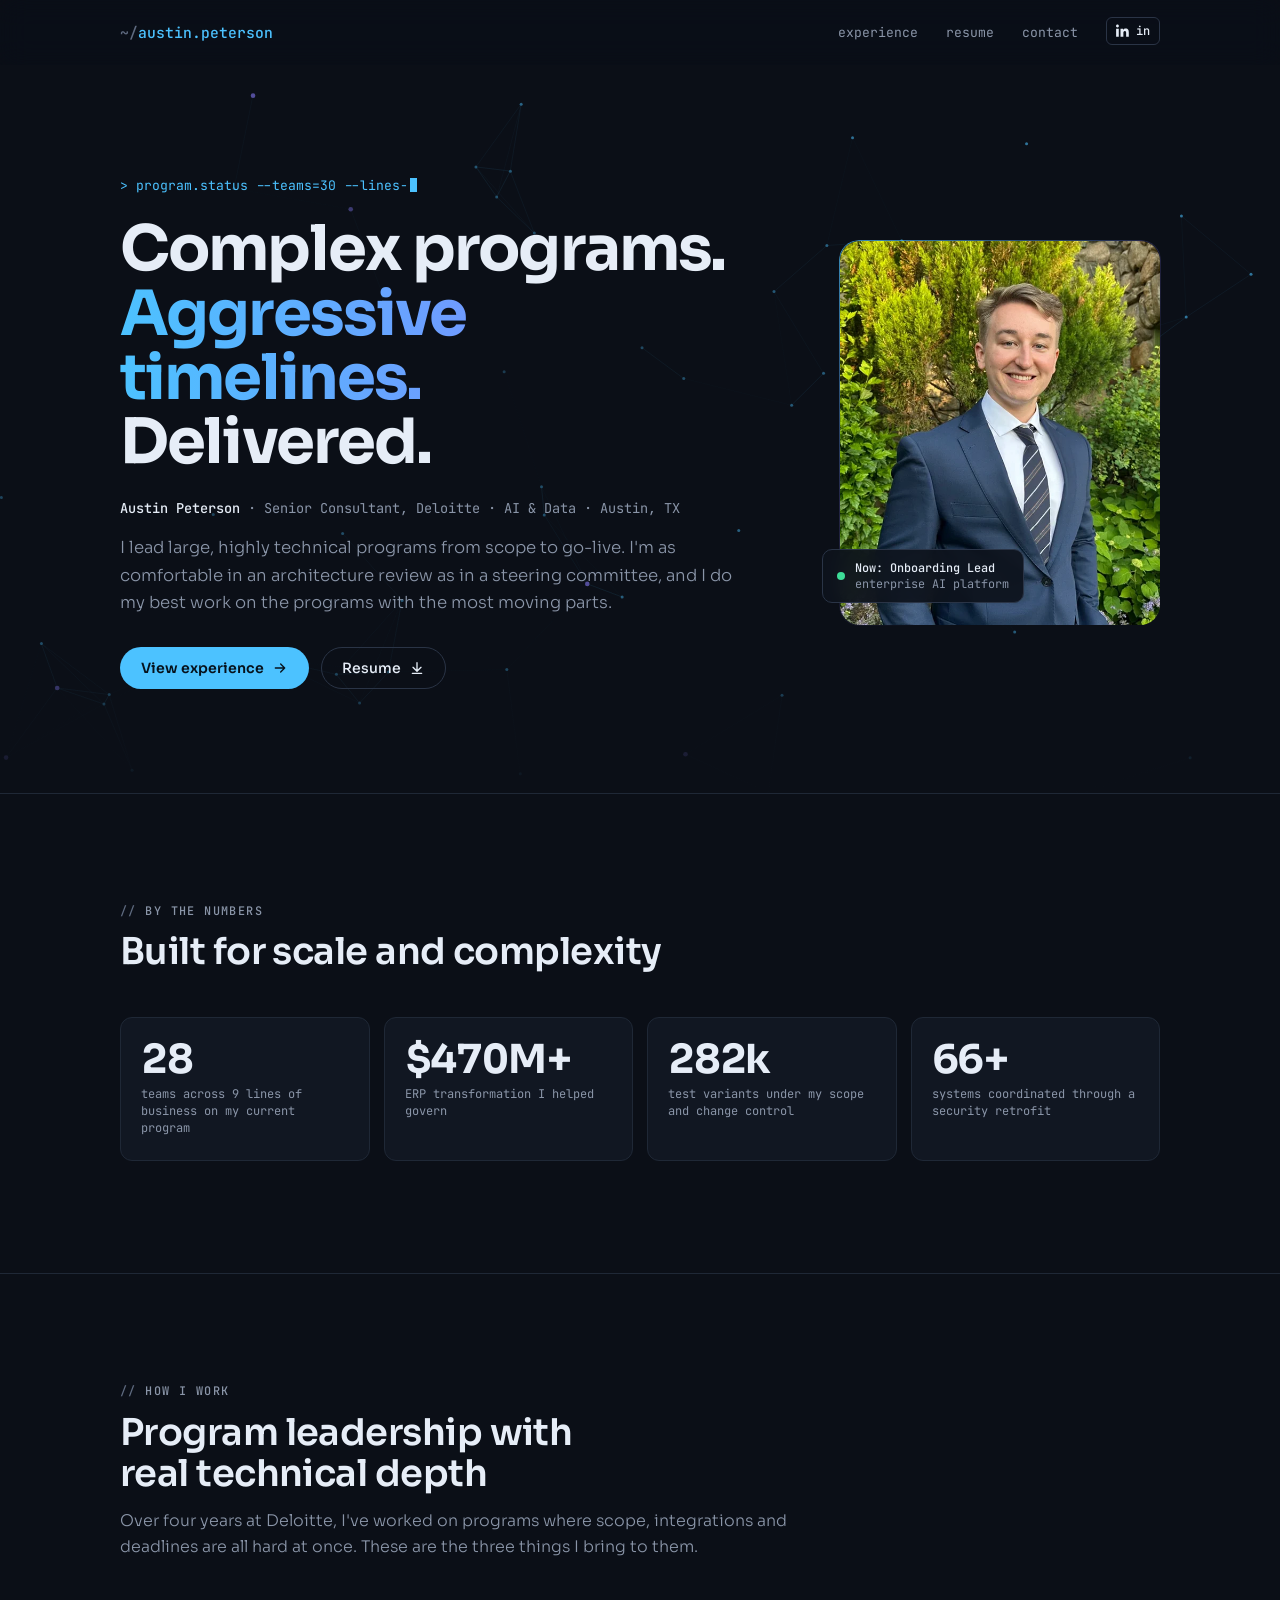
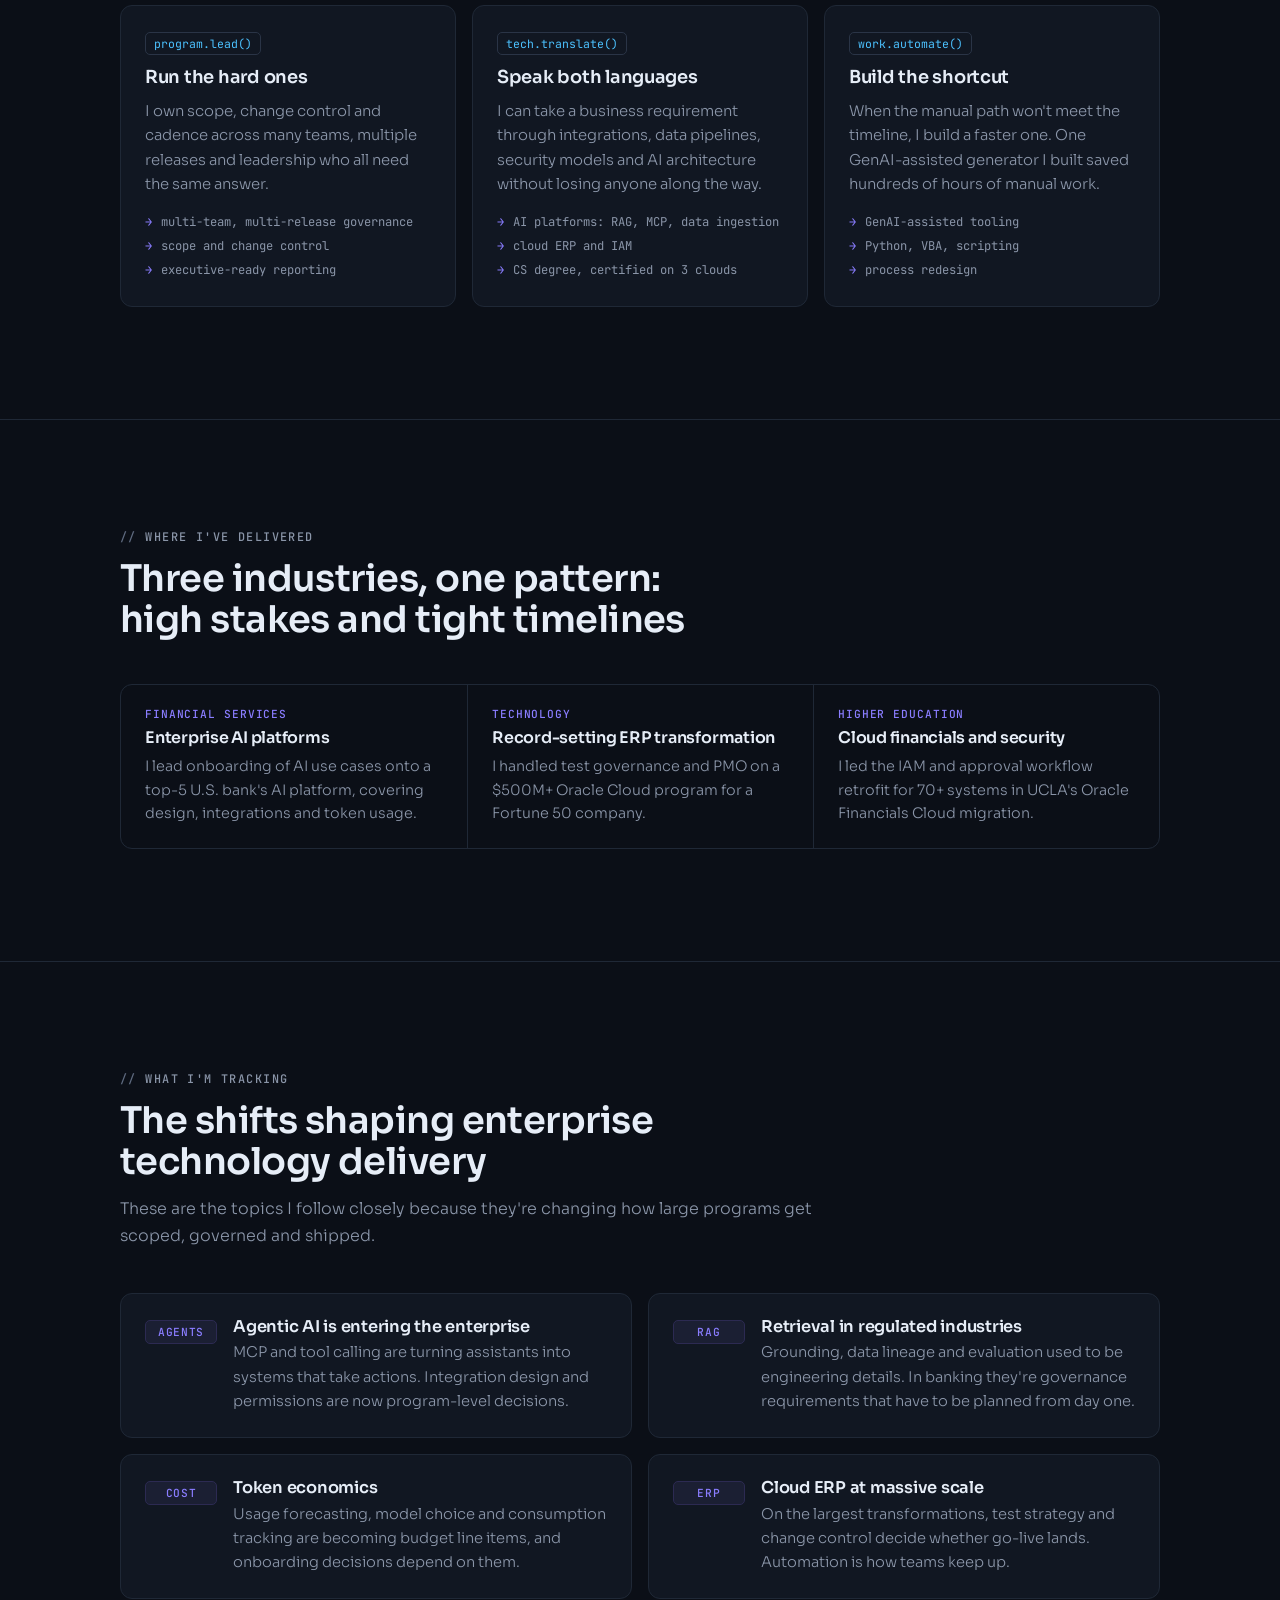
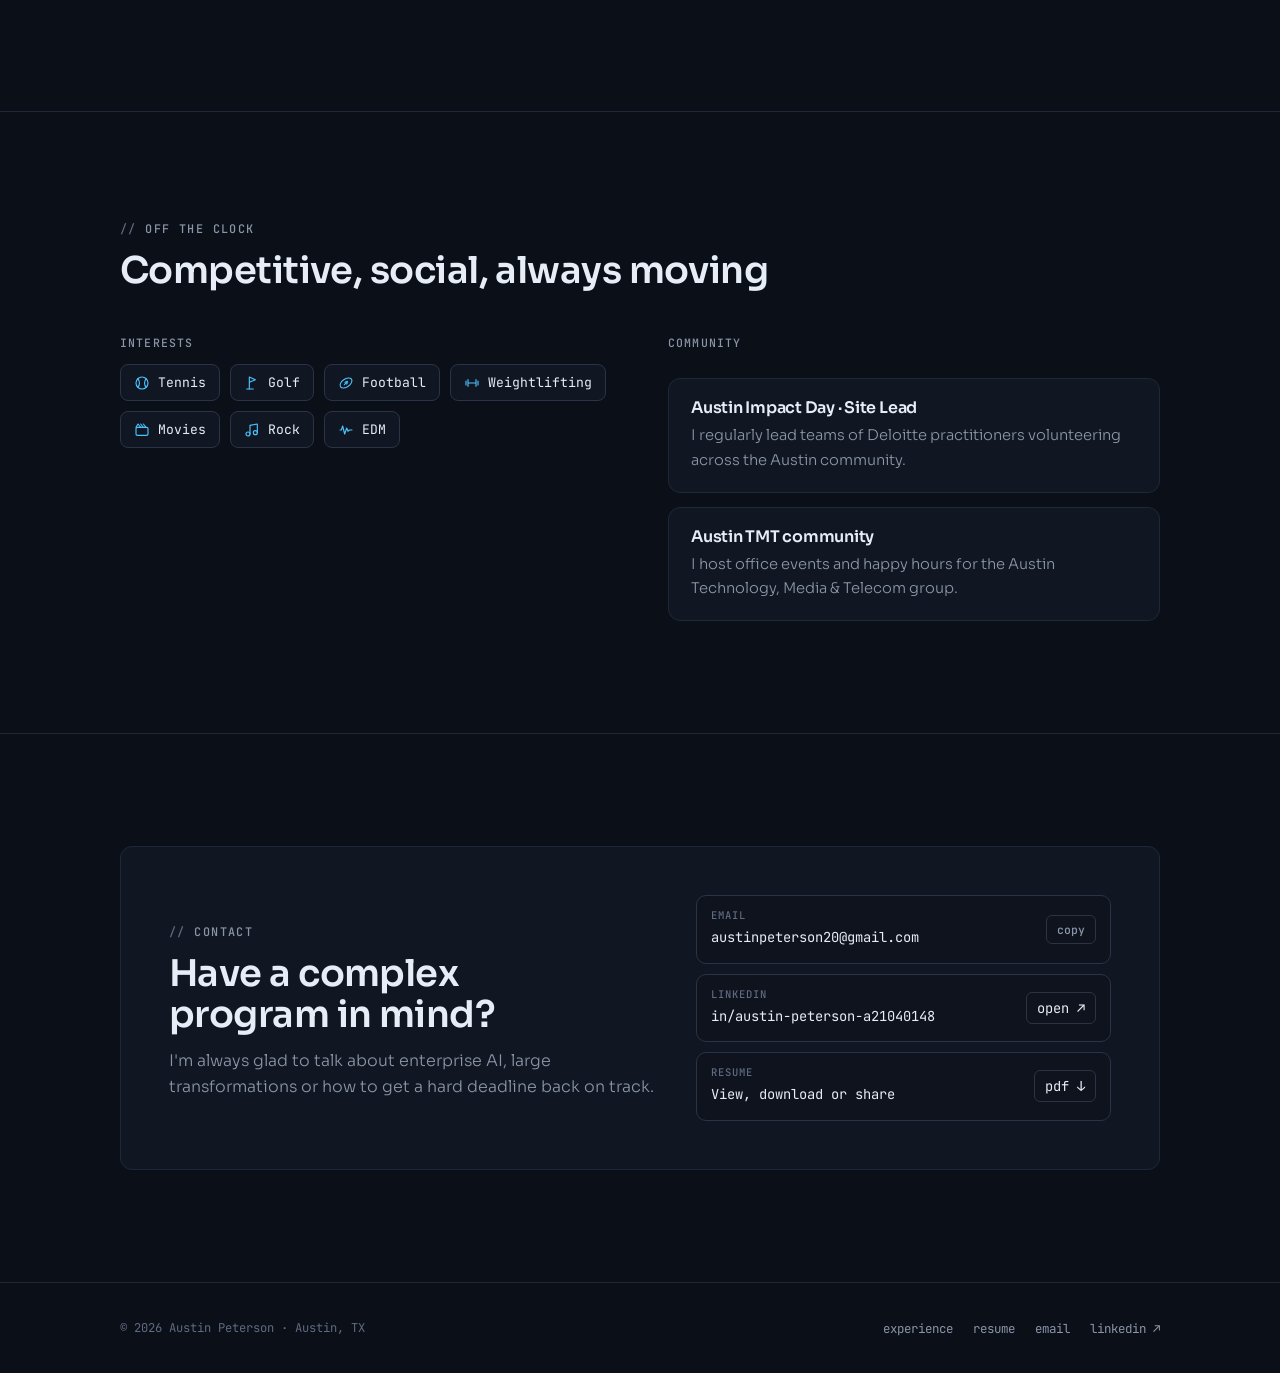
<file: index.html>
<!doctype html>
<html lang="en">
<head>
  <meta charset="utf-8">
  <meta name="viewport" content="width=device-width, initial-scale=1, viewport-fit=cover">
  <title>Austin Peterson · Senior Consultant, AI &amp; Data</title>
  <meta name="description" content="Austin Peterson is a Senior Consultant in Deloitte's AI & Data practice who leads complex, highly technical programs on aggressive timelines, from enterprise AI platform onboarding to $500M+ cloud ERP transformations.">
  <meta name="theme-color" content="#0b0f17">
  <link rel="canonical" href="https://otterson.github.io/AP-Website/">

  <meta property="og:type" content="website">
  <meta property="og:title" content="Austin Peterson · Complex programs. Aggressive timelines. Delivered.">
  <meta property="og:description" content="Senior Consultant, Deloitte · AI & Data. Leading complex, highly technical programs from scope to go-live.">
  <meta property="og:url" content="https://otterson.github.io/AP-Website/">
  <meta property="og:image" content="https://otterson.github.io/AP-Website/assets/img/og-image.jpg">
  <meta property="og:image:width" content="1200">
  <meta property="og:image:height" content="630">
  <meta name="twitter:card" content="summary_large_image">

  <link rel="icon" href="assets/img/favicon.svg" type="image/svg+xml">
  <link rel="apple-touch-icon" href="assets/img/apple-touch-icon.png">
  <link rel="preconnect" href="https://fonts.googleapis.com">
  <link rel="preconnect" href="https://fonts.gstatic.com" crossorigin>
  <link rel="stylesheet" href="https://fonts.googleapis.com/css2?family=JetBrains+Mono:wght@400;500&family=Sora:wght@300;400;600;700&display=swap">
  <link rel="stylesheet" href="css/site.css">
  <script type="application/ld+json">
  {"@context":"https://schema.org","@type":"Person","name":"Austin Peterson","jobTitle":"Senior Consultant","worksFor":{"@type":"Organization","name":"Deloitte"},"address":{"@type":"PostalAddress","addressLocality":"Austin","addressRegion":"TX"},"email":"mailto:austinpeterson20@gmail.com","alumniOf":"Texas A&M University","sameAs":["https://www.linkedin.com/in/austin-peterson-a21040148/"]}
  </script>
</head>
<body>
<a class="skip" href="#main">Skip to content</a>

<header class="nav">
  <div class="container">
    <a class="brand" href="./"><span>~/</span>austin.peterson</a>
    <nav aria-label="Primary">
      <ul>
        <li><a class="link" href="experience/">experience</a></li>
        <li><a class="link" href="resume/">resume</a></li>
        <li><a class="link" href="#contact">contact</a></li>
        <li><a class="icon-btn" href="https://www.linkedin.com/in/austin-peterson-a21040148/" target="_blank" rel="noopener" aria-label="LinkedIn profile (opens in a new tab)"><svg viewBox="0 0 24 24" aria-hidden="true"><path d="M4.98 3.5C4.98 4.88 3.87 6 2.5 6S0 4.88 0 3.5 1.12 1 2.5 1 4.98 2.12 4.98 3.5zM.22 8h4.56v14H.22V8zm7.5 0h4.37v1.92h.06c.61-1.15 2.1-2.37 4.32-2.37 4.62 0 5.47 3.04 5.47 6.99V22h-4.56v-6.6c0-1.57-.03-3.6-2.2-3.6-2.2 0-2.53 1.72-2.53 3.49V22H7.72V8z"/></svg>in</a></li>
      </ul>
    </nav>
  </div>
</header>

<main id="main">

  <section class="hero" aria-labelledby="hero-title">
    <canvas data-network aria-hidden="true"></canvas>
    <div class="container">
      <div>
        <p class="term" aria-hidden="true" data-term='["> program.status --teams=30 --lines-of-business=9","> onboard --use-case --stack=rag,mcp,ingestion","> scope.lock --change-control=strict","> deadline --flexible=false","> deliver --on-time"]'><span class="out">&gt; program.status --teams=30 --lines-of-business=9</span><span class="caret"></span></p>
        <h1 id="hero-title">
          <span>Complex programs.</span>
          <span class="grad">Aggressive timelines.</span>
          <span>Delivered.</span>
        </h1>
        <p class="who"><strong>Austin Peterson</strong> · Senior Consultant, Deloitte · AI &amp; Data · Austin, TX</p>
        <p class="intro">I lead large, highly technical programs from scope to go-live. I'm as comfortable in an architecture review as in a steering committee, and I do my best work on the programs with the most moving parts.</p>
        <div class="btns">
          <a class="btn btn-primary" href="experience/">View experience
            <svg viewBox="0 0 24 24" aria-hidden="true"><path d="M5 12h14M13 6l6 6-6 6"/></svg></a>
          <a class="btn btn-ghost" href="resume/">Resume
            <svg viewBox="0 0 24 24" aria-hidden="true"><path d="M12 4v12M6 11l6 6 6-6M5 20h14"/></svg></a>
        </div>
      </div>
      <div class="portrait">
        <img src="assets/img/headshot.webp" width="600" height="720" alt="Austin Peterson in a navy suit and striped tie, smiling outdoors." fetchpriority="high">
        <div class="now-badge"><span class="dot" aria-hidden="true"></span><span><b>Now: Onboarding Lead</b>enterprise AI platform</span></div>
      </div>
    </div>
  </section>

  <section class="section" aria-labelledby="numbers-title">
    <div class="container">
      <div class="section-head reveal">
        <p class="eyebrow">By the numbers</p>
        <h2 id="numbers-title">Built for scale and complexity</h2>
      </div>
      <div class="stats reveal">
        <div class="stat glow"><b data-count="30">30</b><span>teams across 9 lines of business on my current program</span></div>
        <div class="stat glow"><b data-count="500" data-pre="$" data-suf="M+">$500M+</b><span>ERP transformation I helped govern</span></div>
        <div class="stat glow"><b data-count="300" data-suf="k">300k</b><span>test variants under my scope and change control</span></div>
        <div class="stat glow"><b data-count="70" data-suf="+">70+</b><span>systems coordinated through a security retrofit</span></div>
      </div>
    </div>
  </section>

  <section class="section" aria-labelledby="how-title">
    <div class="container">
      <div class="section-head reveal">
        <p class="eyebrow">How I work</p>
        <h2 id="how-title">Program leadership with real technical depth</h2>
        <p>Over four years at Deloitte, I've worked on programs where scope, integrations and deadlines are all hard at once. These are the three things I bring to them.</p>
      </div>
      <div class="pillars">
        <article class="pillar glow reveal">
          <code>program.lead()</code>
          <h3>Run the hard ones</h3>
          <p>I own scope, change control and cadence across many teams, multiple releases and leadership who all need the same answer.</p>
          <ul><li>multi-team, multi-release governance</li><li>scope and change control</li><li>executive-ready reporting</li></ul>
        </article>
        <article class="pillar glow reveal">
          <code>tech.translate()</code>
          <h3>Speak both languages</h3>
          <p>I can take a business requirement through integrations, data pipelines, security models and AI architecture without losing anyone along the way.</p>
          <ul><li>AI platforms: RAG, MCP, data ingestion</li><li>cloud ERP and IAM</li><li>CS degree, certified on 3 clouds</li></ul>
        </article>
        <article class="pillar glow reveal">
          <code>work.automate()</code>
          <h3>Build the shortcut</h3>
          <p>When the manual path won't meet the timeline, I build a faster one. One GenAI-assisted generator I built saved hundreds of hours of manual work.</p>
          <ul><li>GenAI-assisted tooling</li><li>Python, VBA, scripting</li><li>process redesign</li></ul>
        </article>
      </div>
    </div>
  </section>

  <section class="section" aria-labelledby="where-title">
    <div class="container">
      <div class="section-head reveal">
        <p class="eyebrow">Where I've delivered</p>
        <h2 id="where-title">Three industries, one pattern: high stakes and tight timelines</h2>
      </div>
      <div class="domains reveal">
        <div class="domain">
          <span class="tag">Financial services</span>
          <h3>Enterprise AI platforms</h3>
          <p>I lead onboarding of AI use cases onto a top-5 U.S. bank's AI platform, covering design, integrations and token usage.</p>
        </div>
        <div class="domain">
          <span class="tag">Technology</span>
          <h3>Record-setting ERP transformation</h3>
          <p>I handled test governance and PMO on a $500M+ Oracle Cloud program for a Fortune 50 company.</p>
        </div>
        <div class="domain">
          <span class="tag">Higher education</span>
          <h3>Cloud financials and security</h3>
          <p>I led the IAM and approval workflow retrofit for 70+ systems in UCLA's Oracle Financials Cloud migration.</p>
        </div>
      </div>
    </div>
  </section>

  <section class="section" aria-labelledby="trends-title">
    <div class="container">
      <div class="section-head reveal">
        <p class="eyebrow">What I'm tracking</p>
        <h2 id="trends-title">The shifts shaping enterprise technology delivery</h2>
        <p>These are the topics I follow closely because they're changing how large programs get scoped, governed and shipped.</p>
      </div>
      <div class="trends">
        <article class="trend glow reveal">
          <span class="k">AGENTS</span>
          <h3>Agentic AI is entering the enterprise</h3>
          <p>MCP and tool calling are turning assistants into systems that take actions. Integration design and permissions are now program-level decisions.</p>
        </article>
        <article class="trend glow reveal">
          <span class="k">RAG</span>
          <h3>Retrieval in regulated industries</h3>
          <p>Grounding, data lineage and evaluation used to be engineering details. In banking they're governance requirements that have to be planned from day one.</p>
        </article>
        <article class="trend glow reveal">
          <span class="k">COST</span>
          <h3>Token economics</h3>
          <p>Usage forecasting, model choice and consumption tracking are becoming budget line items, and onboarding decisions depend on them.</p>
        </article>
        <article class="trend glow reveal">
          <span class="k">ERP</span>
          <h3>Cloud ERP at massive scale</h3>
          <p>On the largest transformations, test strategy and change control decide whether go-live lands. Automation is how teams keep up.</p>
        </article>
      </div>
    </div>
  </section>

  <section class="section" aria-labelledby="off-title">
    <div class="container">
      <div class="section-head reveal">
        <p class="eyebrow">Off the clock</p>
        <h2 id="off-title">Competitive, social, always moving</h2>
      </div>
      <div class="split">
        <div class="reveal">
          <p class="sub-label">Interests</p>
          <ul class="chips" role="list">
            <li class="chip"><svg viewBox="0 0 24 24" aria-hidden="true"><circle cx="12" cy="12" r="9"/><path d="M5.6 5.6c3.5 3.5 3.5 9.3 0 12.8M18.4 5.6c-3.5 3.5-3.5 9.3 0 12.8"/></svg>Tennis</li>
            <li class="chip"><svg viewBox="0 0 24 24" aria-hidden="true"><path d="M8 21V3l9 4-9 4"/><path d="M4 21h10"/></svg>Golf</li>
            <li class="chip"><svg viewBox="0 0 24 24" aria-hidden="true"><ellipse cx="12" cy="12" rx="10" ry="6" transform="rotate(-35 12 12)"/><path d="M9.5 14.5l5-5M10.5 11l2.5 2.5M12 9.5l2.5 2.5"/></svg>Football</li>
            <li class="chip"><svg viewBox="0 0 24 24" aria-hidden="true"><path d="M6 7v10M3 9v6M18 7v10M21 9v6M6 12h12"/></svg>Weightlifting</li>
            <li class="chip"><svg viewBox="0 0 24 24" aria-hidden="true"><rect x="3" y="8" width="18" height="12" rx="2"/><path d="M3 8l3-5 4 5M10 3l4 5M14 3l4 5"/></svg>Movies</li>
            <li class="chip"><svg viewBox="0 0 24 24" aria-hidden="true"><path d="M9 18V5l11-2v13"/><circle cx="6" cy="18" r="3"/><circle cx="17" cy="16" r="3"/></svg>Rock</li>
            <li class="chip"><svg viewBox="0 0 24 24" aria-hidden="true"><path d="M3 12h2l2-6 3 12 3-9 2 5 2-2h4"/></svg>EDM</li>
          </ul>
        </div>
        <div class="community reveal">
          <p class="sub-label">Community</p>
          <div class="glow">
            <h3>Austin Impact Day · Site Lead</h3>
            <p>I regularly lead teams of Deloitte practitioners volunteering across the Austin community.</p>
          </div>
          <div class="glow">
            <h3>Austin TMT community</h3>
            <p>I host office events and happy hours for the Austin Technology, Media &amp; Telecom group.</p>
          </div>
        </div>
      </div>
    </div>
  </section>

  <section class="section" id="contact" aria-labelledby="contact-title">
    <div class="container">
      <div class="contact glow reveal">
        <div>
          <p class="eyebrow">Contact</p>
          <h2 id="contact-title" style="margin-top:14px">Have a complex program in mind?</h2>
          <p>I'm always glad to talk about enterprise AI, large transformations or how to get a hard deadline back on track.</p>
        </div>
        <div class="contact-rows">
          <div class="crow">
            <div style="min-width:0"><small>Email</small><a href="mailto:austinpeterson20@gmail.com">austinpeterson20@gmail.com</a></div>
            <button class="copy" type="button" data-copy="austinpeterson20@gmail.com" aria-label="Copy email address">copy</button>
          </div>
          <div class="crow">
            <div style="min-width:0"><small>LinkedIn</small><a href="https://www.linkedin.com/in/austin-peterson-a21040148/" target="_blank" rel="noopener">in/austin-peterson-a21040148</a></div>
            <a class="copy" href="https://www.linkedin.com/in/austin-peterson-a21040148/" target="_blank" rel="noopener" aria-label="Open LinkedIn profile in a new tab" style="text-decoration:none">open ↗</a>
          </div>
          <div class="crow">
            <div style="min-width:0"><small>Resume</small><a href="resume/">View, download or share</a></div>
            <a class="copy" href="assets/resume/Austin_Peterson_Resume.pdf" download style="text-decoration:none">pdf ↓</a>
          </div>
        </div>
      </div>
    </div>
  </section>

</main>

<footer class="footer">
  <div class="container">
    <p>© <span data-year>2026</span> Austin Peterson · Austin, TX</p>
    <ul>
      <li><a href="experience/">experience</a></li>
      <li><a href="resume/">resume</a></li>
      <li><a href="mailto:austinpeterson20@gmail.com">email</a></li>
      <li><a href="https://www.linkedin.com/in/austin-peterson-a21040148/" target="_blank" rel="noopener">linkedin ↗</a></li>
    </ul>
  </div>
</footer>

<script src="js/site.js" defer></script>
</body>
</html>
</file>
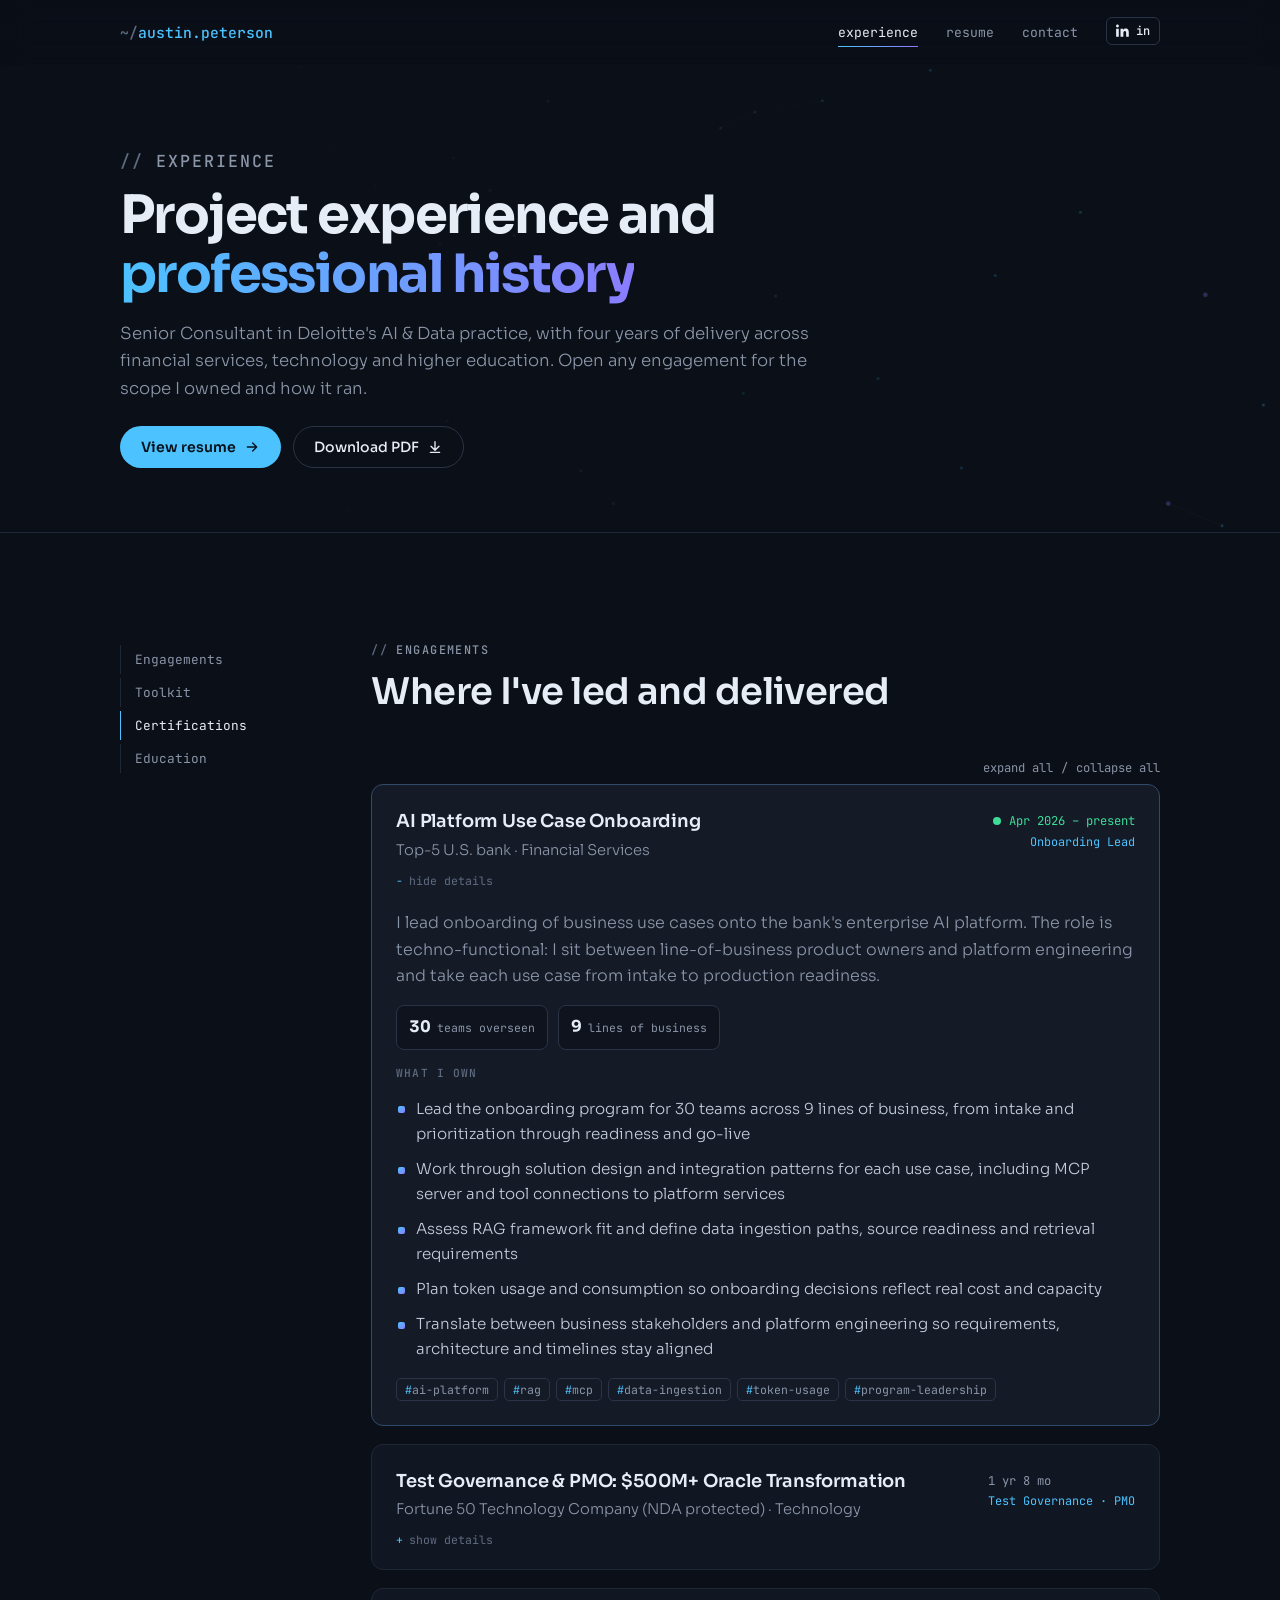
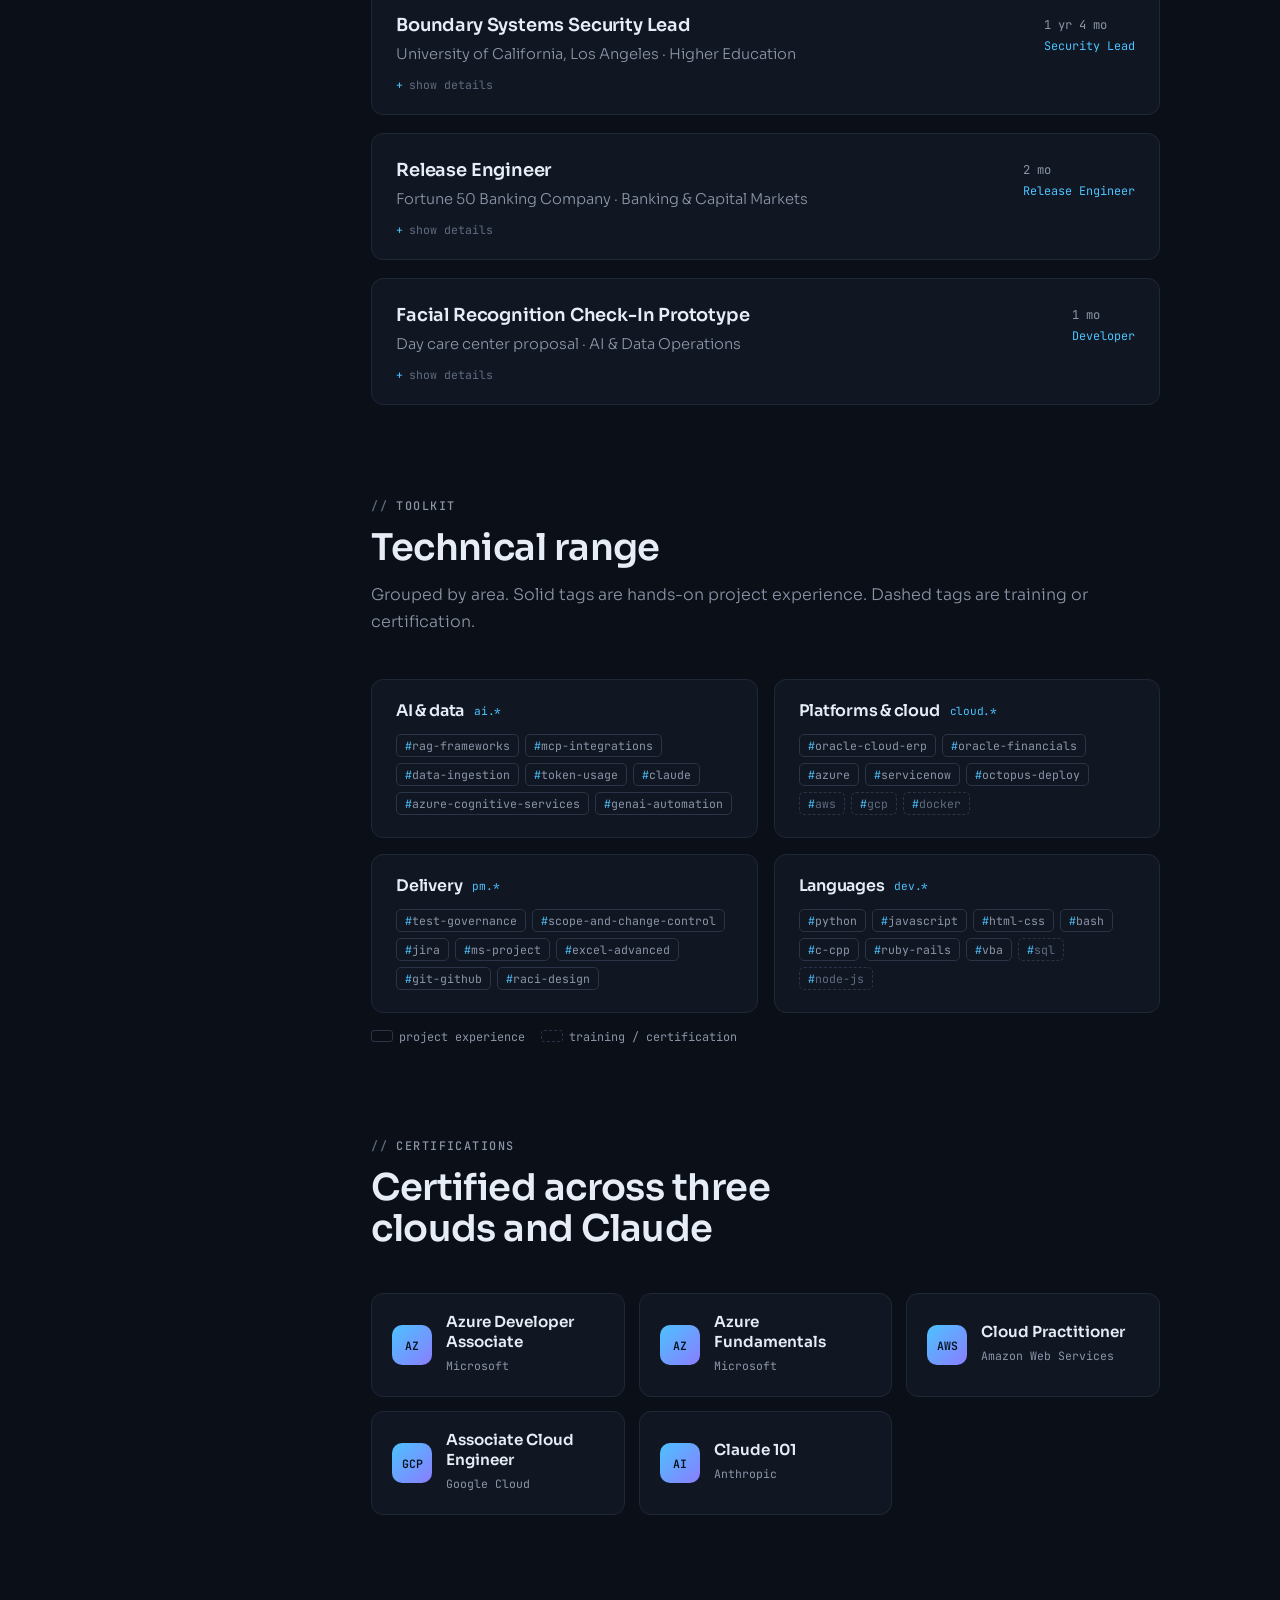
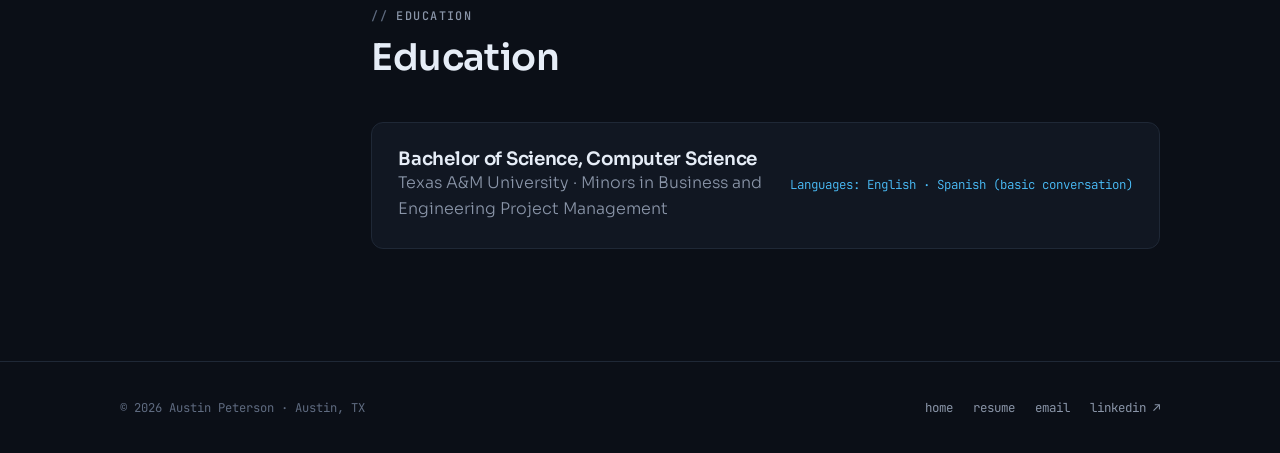
<file: experience/index.html>
<!doctype html>
<html lang="en">
<head>
  <meta charset="utf-8">
  <meta name="viewport" content="width=device-width, initial-scale=1, viewport-fit=cover">
  <title>Experience · Austin Peterson</title>
  <meta name="description" content="Project experience and professional history for Austin Peterson, Senior Consultant in Deloitte's AI & Data practice: AI platform onboarding, test governance on a $500M+ Oracle transformation, and cloud security leadership.">
  <meta name="theme-color" content="#0b0f17">
  <link rel="canonical" href="https://otterson.github.io/AP-Website/experience/">

  <meta property="og:type" content="profile">
  <meta property="og:title" content="Experience · Austin Peterson">
  <meta property="og:description" content="AI platform onboarding, $500M+ ERP test governance, cloud security leadership.">
  <meta property="og:url" content="https://otterson.github.io/AP-Website/experience/">
  <meta property="og:image" content="https://otterson.github.io/AP-Website/assets/img/og-image.jpg">
  <meta name="twitter:card" content="summary_large_image">

  <link rel="icon" href="../assets/img/favicon.svg" type="image/svg+xml">
  <link rel="apple-touch-icon" href="../assets/img/apple-touch-icon.png">
  <link rel="preconnect" href="https://fonts.googleapis.com">
  <link rel="preconnect" href="https://fonts.gstatic.com" crossorigin>
  <link rel="stylesheet" href="https://fonts.googleapis.com/css2?family=JetBrains+Mono:wght@400;500&family=Sora:wght@300;400;600;700&display=swap">
  <link rel="stylesheet" href="../css/site.css">
</head>
<body>
<a class="skip" href="#main">Skip to content</a>

<header class="nav">
  <div class="container">
    <a class="brand" href="../"><span>~/</span>austin.peterson</a>
    <nav aria-label="Primary">
      <ul>
        <li><a class="link" href="./" aria-current="page">experience</a></li>
        <li><a class="link" href="../resume/">resume</a></li>
        <li><a class="link" href="../#contact">contact</a></li>
        <li><a class="icon-btn" href="https://www.linkedin.com/in/austin-peterson-a21040148/" target="_blank" rel="noopener" aria-label="LinkedIn profile (opens in a new tab)"><svg viewBox="0 0 24 24" aria-hidden="true"><path d="M4.98 3.5C4.98 4.88 3.87 6 2.5 6S0 4.88 0 3.5 1.12 1 2.5 1 4.98 2.12 4.98 3.5zM.22 8h4.56v14H.22V8zm7.5 0h4.37v1.92h.06c.61-1.15 2.1-2.37 4.32-2.37 4.62 0 5.47 3.04 5.47 6.99V22h-4.56v-6.6c0-1.57-.03-3.6-2.2-3.6-2.2 0-2.53 1.72-2.53 3.49V22H7.72V8z"/></svg>in</a></li>
      </ul>
    </nav>
  </div>
</header>

<main id="main">
  <section class="page-head" aria-labelledby="page-title">
    <canvas data-network aria-hidden="true"></canvas>
    <div class="container">
      <p class="eyebrow">Experience</p>
      <h1 id="page-title">Project experience and <span class="grad">professional history</span></h1>
      <p>Senior Consultant in Deloitte's AI &amp; Data practice, with four years of delivery across financial services, technology and higher education. Open any engagement for the scope I owned and how it ran.</p>
      <div class="btns">
        <a class="btn btn-primary" href="../resume/">View resume
          <svg viewBox="0 0 24 24" aria-hidden="true"><path d="M5 12h14M13 6l6 6-6 6"/></svg></a>
        <a class="btn btn-ghost" href="../assets/resume/Austin_Peterson_Resume.pdf" download>Download PDF
          <svg viewBox="0 0 24 24" aria-hidden="true"><path d="M12 4v12M6 11l6 6 6-6M5 20h14"/></svg></a>
      </div>
    </div>
  </section>

  <div class="container section">
    <div class="exp-layout">
      <nav class="toc" aria-label="On this page">
        <a href="#engagements">Engagements</a>
        <a href="#toolkit">Toolkit</a>
        <a href="#certifications">Certifications</a>
        <a href="#education">Education</a>
      </nav>

      <div style="display:flex;flex-direction:column;gap:clamp(64px,8vw,96px);min-width:0">

        <section id="engagements" aria-labelledby="eng-title">
          <div class="section-head">
            <p class="eyebrow">Engagements</p>
            <h2 id="eng-title">Where I've led and delivered</h2>
          </div>
          <div class="timeline-actions">
            <button class="text-btn" type="button" data-expand="open">expand all</button>
            <span class="text-btn" aria-hidden="true">/</span>
            <button class="text-btn" type="button" data-expand="close">collapse all</button>
          </div>
          <div class="timeline">

            <details class="job glow" open>
              <summary>
                <span>
                  <span class="title">AI Platform Use Case Onboarding</span><br>
                  <span class="client">Top-5 U.S. bank · Financial Services</span>
                </span>
                <span>
                  <span class="when live"><span class="dot" aria-hidden="true"></span>Apr 2026 – present</span>
                  <span class="role" style="display:block">Onboarding Lead</span>
                </span>
                <span class="toggle"><span class="c">show details</span><span class="o">hide details</span></span>
              </summary>
              <div class="body">
                <p class="summary">I lead onboarding of business use cases onto the bank's enterprise AI platform. The role is techno-functional: I sit between line-of-business product owners and platform engineering and take each use case from intake to production readiness.</p>
                <div class="metrics">
                  <span class="metric"><b>30</b><span>teams overseen</span></span>
                  <span class="metric"><b>9</b><span>lines of business</span></span>
                </div>
                <h4>What I own</h4>
                <ul class="points">
                  <li>Lead the onboarding program for 30 teams across 9 lines of business, from intake and prioritization through readiness and go-live</li>
                  <li>Work through solution design and integration patterns for each use case, including MCP server and tool connections to platform services</li>
                  <li>Assess RAG framework fit and define data ingestion paths, source readiness and retrieval requirements</li>
                  <li>Plan token usage and consumption so onboarding decisions reflect real cost and capacity</li>
                  <li>Translate between business stakeholders and platform engineering so requirements, architecture and timelines stay aligned</li>
                </ul>
                <div class="tags"><span>ai-platform</span><span>rag</span><span>mcp</span><span>data-ingestion</span><span>token-usage</span><span>program-leadership</span></div>
              </div>
            </details>

            <details class="job glow">
              <summary>
                <span>
                  <span class="title">Test Governance &amp; PMO: $500M+ Oracle Transformation</span><br>
                  <span class="client">Fortune 50 Technology Company (NDA protected) · Technology</span>
                </span>
                <span>
                  <span class="when">1 yr 8 mo</span>
                  <span class="role" style="display:block">Test Governance · PMO</span>
                </span>
                <span class="toggle"><span class="c">show details</span><span class="o">hide details</span></span>
              </summary>
              <div class="body">
                <p class="summary">This was a record-setting Oracle Cloud transformation. I started in the PMO and became an integral member of the test governance team, serving as the main bridge between the PMO, the client and test governance across 15+ teams.</p>
                <div class="metrics">
                  <span class="metric"><b>~15k</b><span>scenarios</span></span>
                  <span class="metric"><b>~60k</b><span>test cases</span></span>
                  <span class="metric"><b>~300k</b><span>variants</span></span>
                  <span class="metric"><b>15+</b><span>teams</span></span>
                  <span class="metric"><b>~30</b><span>client business/IT leads</span></span>
                </div>
                <div class="subrole">
                  <div class="rl">Test Governance <span>1 yr 4 mo</span></div>
                  <ul class="points">
                    <li>Owned testing scope and change control across multiple releases, keeping client and internal leadership, automation teams and ~30 client business and IT leads aligned</li>
                    <li>Helped define strategy for test execution, Jira structure, defect management, change management and key reporting across multiple test phases</li>
                    <li>Served as a key contact for automation. Built a GenAI-assisted VBA macro that generated thousands of variant files for automated execution and saved hundreds of hours of manual work</li>
                  </ul>
                </div>
                <div class="subrole">
                  <div class="rl">PMO <span>4 mo</span></div>
                  <ul class="points">
                    <li>Defined and refined program SOWs and drove program-level staffing</li>
                    <li>Tracked critical open items and questions across the program</li>
                    <li>Planned and hosted program town halls across the US and USI communities</li>
                  </ul>
                </div>
                <div class="tags"><span>oracle-cloud</span><span>test-governance</span><span>change-control</span><span>jira</span><span>genai-automation</span><span>pmo</span></div>
              </div>
            </details>

            <details class="job glow">
              <summary>
                <span>
                  <span class="title">Boundary Systems Security Lead</span><br>
                  <span class="client">University of California, Los Angeles · Higher Education</span>
                </span>
                <span>
                  <span class="when">1 yr 4 mo</span>
                  <span class="role" style="display:block">Security Lead</span>
                </span>
                <span class="toggle"><span class="c">show details</span><span class="o">hide details</span></span>
              </summary>
              <div class="body">
                <p class="summary">I coordinated the identity and access management and transaction approval workflow work in UCLA's Oracle Financials Cloud migration for boundary systems across the university.</p>
                <div class="metrics">
                  <span class="metric"><b>70+</b><span>systems</span></span>
                  <span class="metric"><b>20+</b><span>departments</span></span>
                </div>
                <ul class="points">
                  <li>Defined general and security retrofit timelines and coordinated proof-of-concept development</li>
                  <li>Drove backend Oracle security configuration, including shell roles and approval groups, and helped design the future-state security model</li>
                  <li>Gathered technical requirements and analyzed current-state processes with client teams. Communicated future-state architecture and program developments</li>
                  <li>Built ServiceNow access request, approval and fulfillment forms integrated with the core IAM platform</li>
                  <li>Supported senior technical leadership on scope-expansion proposals, onboarding, risk resolution and RACI design</li>
                </ul>
                <div class="tags"><span>oracle-financials-cloud</span><span>iam</span><span>servicenow</span><span>security-design</span></div>
              </div>
            </details>

            <details class="job glow">
              <summary>
                <span>
                  <span class="title">Release Engineer</span><br>
                  <span class="client">Fortune 50 Banking Company · Banking &amp; Capital Markets</span>
                </span>
                <span>
                  <span class="when">2 mo</span>
                  <span class="role" style="display:block">Release Engineer</span>
                </span>
                <span class="toggle"><span class="c">show details</span><span class="o">hide details</span></span>
              </summary>
              <div class="body">
                <ul class="points">
                  <li>Coordinated and executed deployments of core business infrastructure for the release operations team</li>
                  <li>Analyzed release processes with client and internal leadership and proposed operational improvements</li>
                  <li>Provided 24/7 deployment and ticket support</li>
                </ul>
                <div class="tags"><span>octopus-deploy</span><span>release-management</span></div>
              </div>
            </details>

            <details class="job glow">
              <summary>
                <span>
                  <span class="title">Facial Recognition Check-In Prototype</span><br>
                  <span class="client">Day care center proposal · AI &amp; Data Operations</span>
                </span>
                <span>
                  <span class="when">1 mo</span>
                  <span class="role" style="display:block">Developer</span>
                </span>
                <span class="toggle"><span class="c">show details</span><span class="o">hide details</span></span>
              </summary>
              <div class="body">
                <ul class="points">
                  <li>Built a working facial recognition proof of concept on Azure Cognitive Services for real-time digital check-in, without retaining user data after registration</li>
                  <li>Demonstrated the prototype to the proposal team and Deloitte CND guild members</li>
                </ul>
                <div class="tags"><span>python</span><span>azure-ai</span><span>prototype</span></div>
              </div>
            </details>

          </div>
        </section>

        <section id="toolkit" aria-labelledby="tk-title">
          <div class="section-head">
            <p class="eyebrow">Toolkit</p>
            <h2 id="tk-title">Technical range</h2>
            <p>Grouped by area. Solid tags are hands-on project experience. Dashed tags are training or certification.</p>
          </div>
          <div class="toolkit">
            <div class="tk glow reveal">
              <h3>AI &amp; data <code>ai.*</code></h3>
              <div class="tags"><span>rag-frameworks</span><span>mcp-integrations</span><span>data-ingestion</span><span>token-usage</span><span>claude</span><span>azure-cognitive-services</span><span>genai-automation</span></div>
            </div>
            <div class="tk glow reveal">
              <h3>Platforms &amp; cloud <code>cloud.*</code></h3>
              <div class="tags"><span>oracle-cloud-erp</span><span>oracle-financials</span><span>azure</span><span>servicenow</span><span>octopus-deploy</span><span class="t">aws</span><span class="t">gcp</span><span class="t">docker</span></div>
            </div>
            <div class="tk glow reveal">
              <h3>Delivery <code>pm.*</code></h3>
              <div class="tags"><span>test-governance</span><span>scope-and-change-control</span><span>jira</span><span>ms-project</span><span>excel-advanced</span><span>git-github</span><span>raci-design</span></div>
            </div>
            <div class="tk glow reveal">
              <h3>Languages <code>dev.*</code></h3>
              <div class="tags"><span>python</span><span>javascript</span><span>html-css</span><span>bash</span><span>c-cpp</span><span>ruby-rails</span><span>vba</span><span class="t">sql</span><span class="t">node-js</span></div>
            </div>
          </div>
          <p class="legend"><span><i></i>project experience</span><span><i class="t"></i>training / certification</span></p>
        </section>

        <section id="certifications" aria-labelledby="cert-title">
          <div class="section-head">
            <p class="eyebrow">Certifications</p>
            <h2 id="cert-title">Certified across three clouds and Claude</h2>
          </div>
          <div class="certs">
            <div class="cert glow reveal"><span class="badge" aria-hidden="true">AZ</span><div><b>Azure Developer Associate</b><span>Microsoft</span></div></div>
            <div class="cert glow reveal"><span class="badge" aria-hidden="true">AZ</span><div><b>Azure Fundamentals</b><span>Microsoft</span></div></div>
            <div class="cert glow reveal"><span class="badge" aria-hidden="true">AWS</span><div><b>Cloud Practitioner</b><span>Amazon Web Services</span></div></div>
            <div class="cert glow reveal"><span class="badge" aria-hidden="true">GCP</span><div><b>Associate Cloud Engineer</b><span>Google Cloud</span></div></div>
            <div class="cert glow reveal"><span class="badge" aria-hidden="true">AI</span><div><b>Claude 101</b><span>Anthropic</span></div></div>
          </div>
        </section>

        <section id="education" aria-labelledby="edu-title">
          <div class="section-head">
            <p class="eyebrow">Education</p>
            <h2 id="edu-title">Education</h2>
          </div>
          <div class="edu glow reveal">
            <div>
              <h3>Bachelor of Science, Computer Science</h3>
              <p>Texas A&amp;M University · Minors in Business and Engineering Project Management</p>
            </div>
            <span class="mono">Languages: English · Spanish (basic conversation)</span>
          </div>
        </section>

      </div>
    </div>
  </div>
</main>

<footer class="footer">
  <div class="container">
    <p>© <span data-year>2026</span> Austin Peterson · Austin, TX</p>
    <ul>
      <li><a href="../">home</a></li>
      <li><a href="../resume/">resume</a></li>
      <li><a href="mailto:austinpeterson20@gmail.com">email</a></li>
      <li><a href="https://www.linkedin.com/in/austin-peterson-a21040148/" target="_blank" rel="noopener">linkedin ↗</a></li>
    </ul>
  </div>
</footer>

<script src="../js/site.js" defer></script>
</body>
</html>
</file>
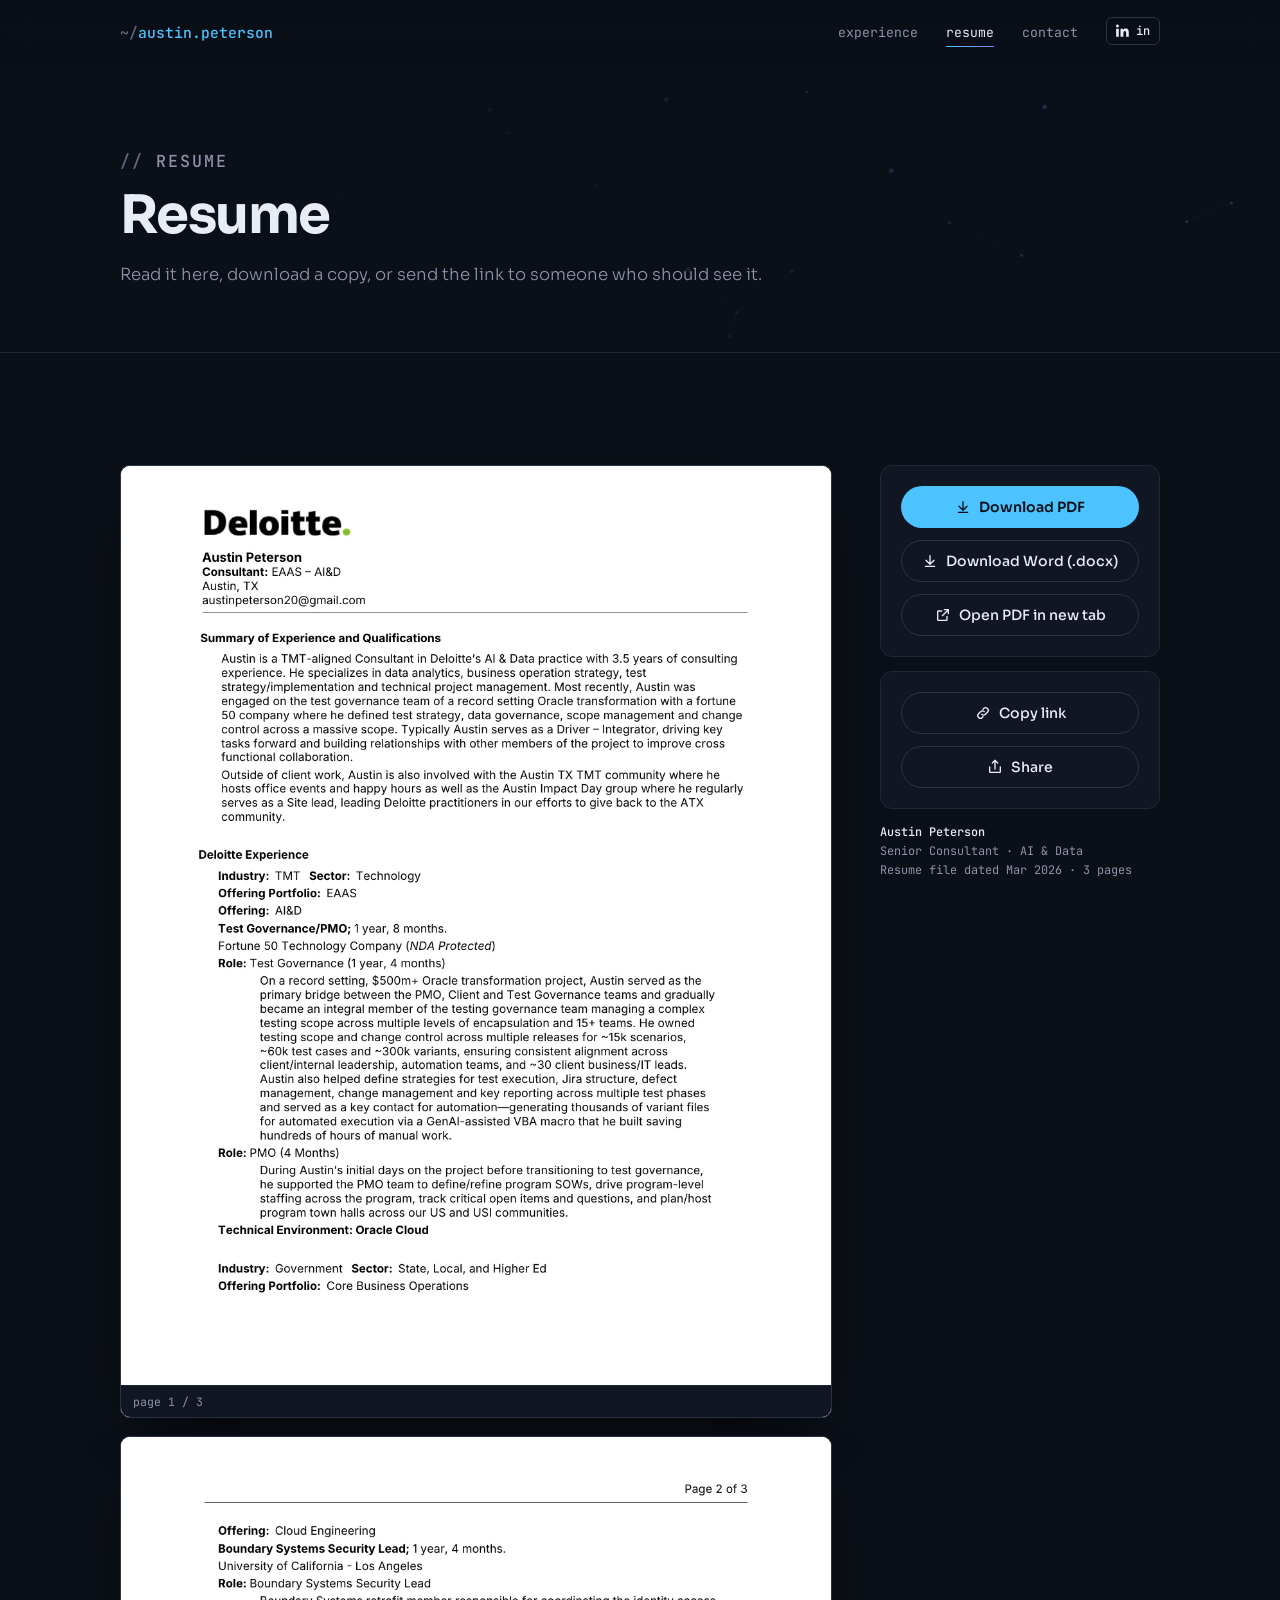
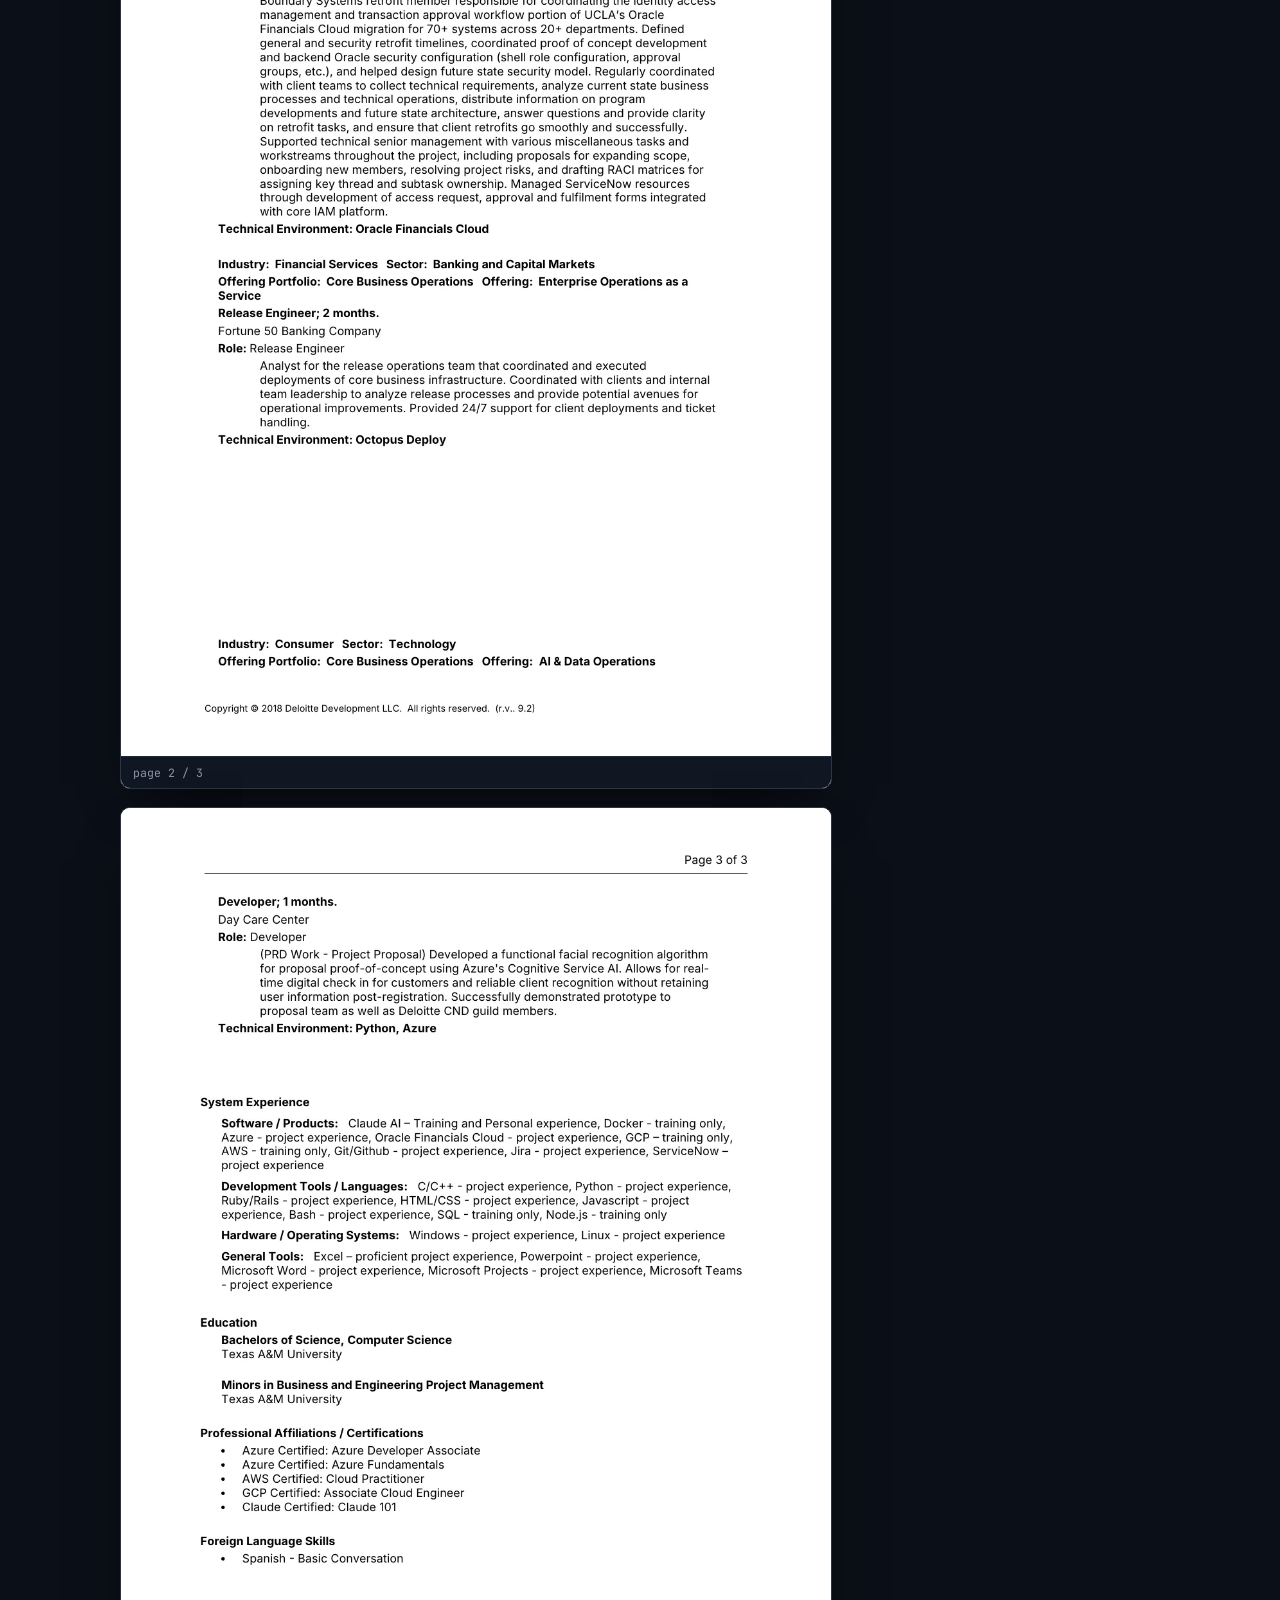
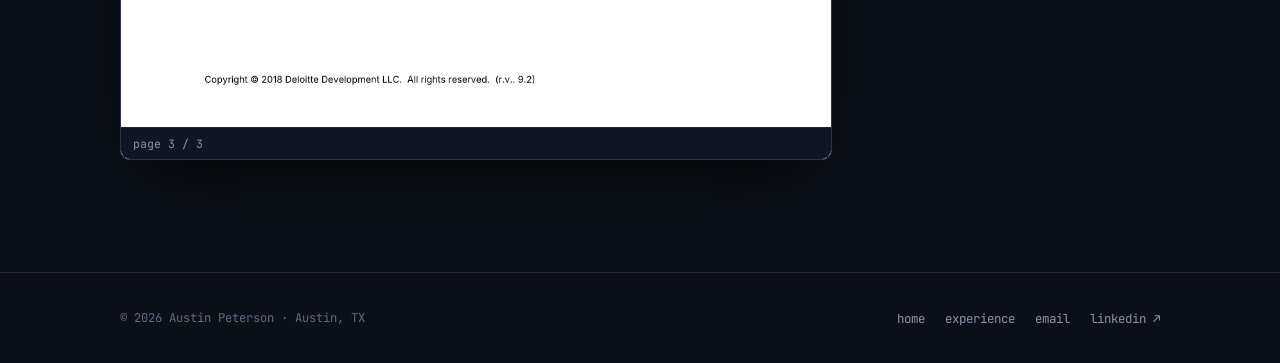
<file: resume/index.html>
<!doctype html>
<html lang="en">
<head>
  <meta charset="utf-8">
  <meta name="viewport" content="width=device-width, initial-scale=1, viewport-fit=cover">
  <title>Resume · Austin Peterson</title>
  <meta name="description" content="View, download or share the resume of Austin Peterson, Senior Consultant in Deloitte's AI & Data practice.">
  <meta name="theme-color" content="#0b0f17">
  <link rel="canonical" href="https://otterson.github.io/AP-Website/resume/">

  <meta property="og:type" content="website">
  <meta property="og:title" content="Resume · Austin Peterson">
  <meta property="og:description" content="Senior Consultant, Deloitte · AI & Data. View or download the resume.">
  <meta property="og:url" content="https://otterson.github.io/AP-Website/resume/">
  <meta property="og:image" content="https://otterson.github.io/AP-Website/assets/img/og-image.jpg">
  <meta name="twitter:card" content="summary_large_image">

  <link rel="icon" href="../assets/img/favicon.svg" type="image/svg+xml">
  <link rel="apple-touch-icon" href="../assets/img/apple-touch-icon.png">
  <link rel="preconnect" href="https://fonts.googleapis.com">
  <link rel="preconnect" href="https://fonts.gstatic.com" crossorigin>
  <link rel="stylesheet" href="https://fonts.googleapis.com/css2?family=JetBrains+Mono:wght@400;500&family=Sora:wght@300;400;600;700&display=swap">
  <link rel="stylesheet" href="../css/site.css">
</head>
<body>
<a class="skip" href="#main">Skip to content</a>

<header class="nav">
  <div class="container">
    <a class="brand" href="../"><span>~/</span>austin.peterson</a>
    <nav aria-label="Primary">
      <ul>
        <li><a class="link" href="../experience/">experience</a></li>
        <li><a class="link" href="./" aria-current="page">resume</a></li>
        <li><a class="link" href="../#contact">contact</a></li>
        <li><a class="icon-btn" href="https://www.linkedin.com/in/austin-peterson-a21040148/" target="_blank" rel="noopener" aria-label="LinkedIn profile (opens in a new tab)"><svg viewBox="0 0 24 24" aria-hidden="true"><path d="M4.98 3.5C4.98 4.88 3.87 6 2.5 6S0 4.88 0 3.5 1.12 1 2.5 1 4.98 2.12 4.98 3.5zM.22 8h4.56v14H.22V8zm7.5 0h4.37v1.92h.06c.61-1.15 2.1-2.37 4.32-2.37 4.62 0 5.47 3.04 5.47 6.99V22h-4.56v-6.6c0-1.57-.03-3.6-2.2-3.6-2.2 0-2.53 1.72-2.53 3.49V22H7.72V8z"/></svg>in</a></li>
      </ul>
    </nav>
  </div>
</header>

<main id="main">
  <section class="page-head" aria-labelledby="page-title">
    <canvas data-network aria-hidden="true"></canvas>
    <div class="container">
      <p class="eyebrow">Resume</p>
      <h1 id="page-title">Resume</h1>
      <p>Read it here, download a copy, or send the link to someone who should see it.</p>
    </div>
  </section>

  <div class="container section">
    <div class="resume-wrap">
      <div class="viewer">
        <figure>
          <img src="../assets/resume/pages/page-1.webp" width="1105" height="1430" alt="Resume page 1 of 3: contact details, summary of experience, and the Fortune 50 technology company Oracle transformation engagement (test governance and PMO).">
          <figcaption>page 1 / 3</figcaption>
        </figure>
        <figure>
          <img src="../assets/resume/pages/page-2.webp" width="1105" height="1430" loading="lazy" alt="Resume page 2 of 3: UCLA Boundary Systems Security Lead and Fortune 50 banking release engineering.">
          <figcaption>page 2 / 3</figcaption>
        </figure>
        <figure>
          <img src="../assets/resume/pages/page-3.webp" width="1105" height="1430" loading="lazy" alt="Resume page 3 of 3: Azure facial recognition prototype, system experience, education, and certifications.">
          <figcaption>page 3 / 3</figcaption>
        </figure>
      </div>

      <aside class="side" aria-label="Resume actions">
        <div class="glow">
          <a class="btn btn-primary" href="../assets/resume/Austin_Peterson_Resume.pdf" download>
            <svg viewBox="0 0 24 24" aria-hidden="true"><path d="M12 4v12M6 11l6 6 6-6M5 20h14"/></svg>Download PDF</a>
          <a class="btn btn-ghost" href="../assets/resume/Austin_Peterson_Resume.docx" download>
            <svg viewBox="0 0 24 24" aria-hidden="true"><path d="M12 4v12M6 11l6 6 6-6M5 20h14"/></svg>Download Word (.docx)</a>
          <a class="btn btn-ghost" href="../assets/resume/Austin_Peterson_Resume.pdf" target="_blank" rel="noopener">
            <svg viewBox="0 0 24 24" aria-hidden="true"><path d="M14 4h6v6M20 4l-9 9M18 14v5a1 1 0 0 1-1 1H5a1 1 0 0 1-1-1V7a1 1 0 0 1 1-1h5"/></svg>Open PDF in new tab</a>
        </div>
        <div class="glow">
          <button class="btn btn-ghost" type="button" data-copy-link data-url="./">
            <svg viewBox="0 0 24 24" aria-hidden="true"><path d="M10 14a4 4 0 0 0 5.66 0l3-3a4 4 0 0 0-5.66-5.66l-1 1M14 10a4 4 0 0 0-5.66 0l-3 3a4 4 0 0 0 5.66 5.66l1-1"/></svg>Copy link</button>
          <button class="btn btn-ghost" type="button" data-share data-url="./">
            <svg viewBox="0 0 24 24" aria-hidden="true"><path d="M4 12v7a1 1 0 0 0 1 1h14a1 1 0 0 0 1-1v-7M16 6l-4-4-4 4M12 2v13"/></svg>Share</button>
        </div>
        <p class="meta"><b>Austin Peterson</b><br>Senior Consultant · AI &amp; Data<br>Resume file dated Mar 2026 · 3 pages</p>
      </aside>
    </div>
  </div>
</main>

<footer class="footer">
  <div class="container">
    <p>© <span data-year>2026</span> Austin Peterson · Austin, TX</p>
    <ul>
      <li><a href="../">home</a></li>
      <li><a href="../experience/">experience</a></li>
      <li><a href="mailto:austinpeterson20@gmail.com">email</a></li>
      <li><a href="https://www.linkedin.com/in/austin-peterson-a21040148/" target="_blank" rel="noopener">linkedin ↗</a></li>
    </ul>
  </div>
</footer>

<script src="../js/site.js" defer></script>
</body>
</html>
</file>
<file: css/site.css>
/* Signal theme: graphite ground, electric blue → violet accent, Sora + JetBrains Mono.
   Single dark theme by design. */
:root {
  color-scheme: dark;
  --bg: #0b0f17;
  --bg-raise: #0e131d;
  --panel: #111722;
  --panel-hover: #141b27;
  --line: #1f2836;
  --line-strong: #2a3446;
  --fg: #e6edf7;
  --muted: #8a95a8;
  --dim: #5f6b80;
  --acc: #4cc2ff;
  --acc-2: #8a7dff;
  --live: #3ddc97;
  --on-acc: #06121c;

  --f-body: "Sora", system-ui, -apple-system, "Segoe UI", Roboto, sans-serif;
  --f-mono: "JetBrains Mono", ui-monospace, SFMono-Regular, Menlo, Consolas, monospace;

  --w: 1120px;
  --gutter: clamp(18px, 4vw, 40px);
  --radius: 12px;
  --ease: cubic-bezier(.2, .7, .2, 1);
}

*, *::before, *::after { box-sizing: border-box; }
html { -webkit-text-size-adjust: 100%; scroll-behavior: smooth; }
body {
  margin: 0;
  background: var(--bg);
  color: var(--fg);
  font: 300 16px/1.65 var(--f-body);
  -webkit-font-smoothing: antialiased;
  overflow-x: hidden;
}
img { max-width: 100%; display: block; }
a { color: inherit; }
h1, h2, h3, h4 { margin: 0; line-height: 1.12; text-wrap: balance; font-weight: 600; letter-spacing: -.015em; }
p { margin: 0; }
ul { margin: 0; }
::selection { background: rgba(76, 194, 255, .3); }
:focus-visible { outline: 2px solid var(--acc); outline-offset: 3px; border-radius: 4px; }

.skip {
  position: absolute; left: 12px; top: -48px; z-index: 100;
  background: var(--acc); color: var(--on-acc); padding: 8px 14px; border-radius: 6px;
  font: 500 .85rem var(--f-mono); text-decoration: none;
}
.skip:focus { top: 12px; }

.container { width: 100%; max-width: var(--w); margin-inline: auto; padding-inline: var(--gutter); }
.grad {
  background: linear-gradient(90deg, var(--acc), var(--acc-2));
  -webkit-background-clip: text; background-clip: text; color: transparent;
}
.mono { font-family: var(--f-mono); }
.eyebrow {
  font: 500 .74rem/1 var(--f-mono); letter-spacing: .12em; text-transform: uppercase; color: var(--acc);
}
.eyebrow::before { content: "// "; color: var(--dim); }

/* ---------- Nav ---------- */
.nav {
  position: sticky; top: 0; z-index: 50;
  background: rgba(11, 15, 23, .72);
  backdrop-filter: blur(14px) saturate(140%); -webkit-backdrop-filter: blur(14px) saturate(140%);
  border-bottom: 1px solid transparent;
  transition: border-color .3s;
}
.nav.scrolled { border-bottom-color: var(--line); }
.nav .container { display: flex; align-items: center; justify-content: space-between; gap: 16px; min-height: 64px; flex-wrap: wrap; }
.brand { font: 500 .92rem var(--f-mono); color: var(--acc); text-decoration: none; white-space: nowrap; }
.brand span { color: var(--dim); }
.nav ul { list-style: none; padding: 0; display: flex; align-items: center; gap: clamp(12px, 3vw, 28px); flex-wrap: wrap; }
.nav a.link { font: 400 .82rem var(--f-mono); color: var(--muted); text-decoration: none; padding-block: 6px; position: relative; }
.nav a.link:hover, .nav a.link[aria-current="page"] { color: var(--fg); }
.nav a.link[aria-current="page"]::after {
  content: ""; position: absolute; left: 0; right: 0; bottom: 0; height: 1px;
  background: linear-gradient(90deg, var(--acc), var(--acc-2));
}
.icon-btn {
  display: inline-flex; align-items: center; justify-content: center; gap: 6px;
  border: 1px solid var(--line-strong); border-radius: 6px; padding: 5px 9px;
  color: var(--fg); text-decoration: none; font: 500 .75rem var(--f-mono);
  transition: border-color .2s, background .2s;
}
.icon-btn:hover { border-color: var(--acc); background: rgba(76, 194, 255, .08); }
.icon-btn svg { width: 14px; height: 14px; fill: currentColor; }

/* ---------- Buttons ---------- */
.btns { display: flex; gap: 12px; flex-wrap: wrap; }
.btn {
  display: inline-flex; align-items: center; gap: 8px;
  font: 600 .88rem var(--f-body); text-decoration: none; cursor: pointer;
  padding: 11px 20px; border-radius: 999px; border: 1px solid transparent;
  transition: transform .2s var(--ease), box-shadow .2s, background .2s, border-color .2s;
}
.btn svg { width: 16px; height: 16px; fill: none; stroke: currentColor; stroke-width: 2; stroke-linecap: round; stroke-linejoin: round; }
.btn-primary { background: var(--acc); color: var(--on-acc); }
.btn-primary:hover { transform: translateY(-1px); box-shadow: 0 8px 24px -8px rgba(76, 194, 255, .6); }
.btn-ghost { border-color: var(--line-strong); color: var(--fg); background: transparent; font-weight: 500; }
.btn-ghost:hover { border-color: var(--acc); background: rgba(76, 194, 255, .06); }

/* ---------- Hero ---------- */
.hero { position: relative; overflow: hidden; border-bottom: 1px solid var(--line); }
.hero canvas { position: absolute; inset: 0; width: 100%; height: 100%; opacity: .8; pointer-events: none; }
.hero::after {
  content: ""; position: absolute; inset: 0; pointer-events: none;
  background: radial-gradient(120% 80% at 15% 40%, rgba(11, 15, 23, .85), transparent 60%),
              linear-gradient(to bottom, transparent 70%, var(--bg));
}
.hero .container {
  position: relative; z-index: 1;
  display: grid; grid-template-columns: minmax(0, 1.7fr) minmax(0, 1fr); gap: clamp(28px, 5vw, 64px);
  align-items: center; padding-block: clamp(48px, 9vw, 112px) clamp(56px, 9vw, 104px);
}
.term { font: 400 .82rem/1.4 var(--f-mono); color: var(--acc); min-height: 1.4em; margin-bottom: 22px; white-space: nowrap; overflow: hidden; text-overflow: ellipsis; }
.term .caret { display: inline-block; width: .55em; height: 1.05em; vertical-align: -2px; background: var(--acc); margin-left: 2px; animation: blink 1s steps(1) infinite; }
@keyframes blink { 50% { opacity: 0; } }
.hero h1 { font-size: clamp(2.3rem, 5.4vw, 3.9rem); font-weight: 700; line-height: 1.03; letter-spacing: -.03em; }
.hero h1 span { display: block; }
.who { margin-top: 24px; font: 400 .85rem/1.6 var(--f-mono); color: var(--muted); }
.who strong { color: var(--fg); font-weight: 500; }
.hero .intro { margin-top: 14px; max-width: 52ch; color: var(--muted); font-size: 1.04rem; }
.hero .btns { margin-top: 30px; }

.portrait { position: relative; justify-self: end; width: 100%; max-width: 320px; }
.portrait::before {
  content: ""; position: absolute; inset: -1px; border-radius: 20px; padding: 1px;
  background: linear-gradient(140deg, rgba(76, 194, 255, .7), rgba(138, 125, 255, .2) 40%, transparent 70%);
  -webkit-mask: linear-gradient(#000 0 0) content-box, linear-gradient(#000 0 0); -webkit-mask-composite: xor; mask-composite: exclude;
}
.portrait img { width: 100%; height: auto; aspect-ratio: 5 / 6; object-fit: cover; border-radius: 20px; }
.now-badge {
  position: absolute; left: -18px; bottom: 22px; max-width: calc(100% + 18px);
  display: flex; align-items: center; gap: 10px;
  background: rgba(14, 19, 29, .92); border: 1px solid var(--line-strong); border-radius: 10px;
  padding: 10px 14px; font: 400 .74rem/1.35 var(--f-mono); color: var(--muted);
  backdrop-filter: blur(8px); -webkit-backdrop-filter: blur(8px);
}
.now-badge b { color: var(--fg); font-weight: 500; display: block; }
.dot { flex: none; width: 8px; height: 8px; border-radius: 50%; background: var(--live); box-shadow: 0 0 0 0 rgba(61, 220, 151, .6); animation: pulse 2.2s infinite; }
@keyframes pulse { 70% { box-shadow: 0 0 0 8px rgba(61, 220, 151, 0); } 100% { box-shadow: 0 0 0 0 rgba(61, 220, 151, 0); } }

/* ---------- Sections ---------- */
.section { padding-block: clamp(64px, 9vw, 112px); }
.section + .section { border-top: 1px solid var(--line); }
.section-head { display: flex; flex-direction: column; gap: 14px; margin-bottom: clamp(28px, 4vw, 44px); max-width: 720px; }
.section-head h2 { font-size: clamp(1.6rem, 3.4vw, 2.3rem); }
.section-head p { color: var(--muted); max-width: 62ch; }

/* Page header (sub pages) */
.page-head { position: relative; overflow: hidden; border-bottom: 1px solid var(--line); }
.page-head canvas { position: absolute; inset: 0; width: 100%; height: 100%; opacity: .55; pointer-events: none; }
.page-head::after { content: ""; position: absolute; inset: 0; pointer-events: none; background: linear-gradient(90deg, var(--bg) 20%, rgba(11, 15, 23, .4)); }
.page-head .container { position: relative; z-index: 1; padding-block: clamp(48px, 8vw, 88px) clamp(40px, 6vw, 64px); display: flex; flex-direction: column; gap: 16px; }
.page-head h1 { font-size: clamp(2.1rem, 5vw, 3.3rem); font-weight: 700; letter-spacing: -.03em; }
.page-head p { color: var(--muted); max-width: 60ch; font-size: 1.04rem; }
.page-head .btns { margin-top: 8px; }

/* Glow cards: shared hover treatment */
.glow {
  position: relative; background: var(--panel); border: 1px solid var(--line); border-radius: var(--radius);
  transition: border-color .25s, background .25s, transform .25s var(--ease);
}
.glow::before {
  content: ""; position: absolute; inset: 0; border-radius: inherit; pointer-events: none; opacity: 0; transition: opacity .3s;
  background: radial-gradient(260px circle at var(--gx, 50%) var(--gy, 50%), rgba(76, 194, 255, .12), transparent 65%);
}
.glow:hover { border-color: #2f4a6a; }
.glow:hover::before { opacity: 1; }

/* Stats */
.stats { display: grid; grid-template-columns: repeat(4, minmax(0, 1fr)); gap: 14px; }
.stat { padding: 22px 20px; display: flex; flex-direction: column; gap: 6px; }
.stat b { font-size: clamp(1.9rem, 3.6vw, 2.5rem); font-weight: 700; letter-spacing: -.03em; font-variant-numeric: tabular-nums; line-height: 1; }
.stat span { font: 400 .75rem/1.45 var(--f-mono); color: var(--muted); }

/* Pillars */
.pillars { display: grid; grid-template-columns: repeat(3, minmax(0, 1fr)); gap: 16px; }
.pillar { padding: 26px 24px; display: flex; flex-direction: column; gap: 12px; }
.pillar code { align-self: flex-start; font: 400 .72rem var(--f-mono); color: var(--acc); border: 1px solid var(--line-strong); padding: 3px 8px; border-radius: 5px; }
.pillar h3 { font-size: 1.12rem; }
.pillar p { color: var(--muted); font-size: .93rem; }
.pillar ul { padding-left: 0; list-style: none; display: flex; flex-direction: column; gap: 6px; margin-top: 4px; }
.pillar li { font: 400 .76rem/1.5 var(--f-mono); color: var(--muted); padding-left: 16px; position: relative; }
.pillar li::before { content: "→"; position: absolute; left: 0; color: var(--acc-2); }

/* Domains row */
.domains { display: grid; grid-template-columns: repeat(3, minmax(0, 1fr)); gap: 0; border: 1px solid var(--line); border-radius: var(--radius); overflow: hidden; }
.domain { padding: 22px 24px; display: flex; flex-direction: column; gap: 8px; min-width: 0; }
.domain + .domain { border-left: 1px solid var(--line); }
.domain h3 { font-size: 1rem; }
.domain p { color: var(--muted); font-size: .9rem; }
.domain .tag { font: 500 .7rem var(--f-mono); color: var(--acc-2); letter-spacing: .08em; text-transform: uppercase; }

/* Trends */
.trends { display: grid; grid-template-columns: repeat(2, minmax(0, 1fr)); gap: 16px; }
.trend { padding: 24px; display: grid; grid-template-columns: auto minmax(0, 1fr); gap: 4px 16px; align-items: start; }
.trend .k { grid-row: span 2; font: 500 .7rem var(--f-mono); color: var(--acc-2); letter-spacing: .06em; border: 1px solid #2c2a52; background: rgba(138, 125, 255, .08); border-radius: 5px; padding: 4px 8px; white-space: nowrap; margin-top: 2px; min-width: 72px; text-align: center; }
.trend h3 { font-size: 1.02rem; }
.trend p { color: var(--muted); font-size: .92rem; }

/* Interests */
.split { display: grid; grid-template-columns: minmax(0, 1fr) minmax(0, 1fr); gap: clamp(28px, 5vw, 56px); align-items: start; }
.chips { display: flex; flex-wrap: wrap; gap: 10px; }
.chip {
  display: inline-flex; align-items: center; gap: 8px;
  font: 400 .82rem var(--f-mono); color: var(--fg);
  border: 1px solid var(--line-strong); background: var(--panel); border-radius: 8px; padding: 9px 13px;
  transition: border-color .2s, transform .2s var(--ease), color .2s;
}
.chip svg { width: 16px; height: 16px; fill: none; stroke: var(--acc); stroke-width: 1.7; stroke-linecap: round; stroke-linejoin: round; }
.chip:hover { border-color: var(--acc); transform: translateY(-2px); }
.community { display: flex; flex-direction: column; gap: 14px; }
.community .glow { padding: 20px 22px; display: flex; flex-direction: column; gap: 6px; }
.community h3 { font-size: 1rem; }
.community .glow p { color: var(--muted); font-size: .92rem; }
.sub-label { font: 500 .72rem var(--f-mono); color: var(--muted); letter-spacing: .1em; text-transform: uppercase; margin-bottom: 14px; }

/* Contact */
.contact { padding: clamp(28px, 5vw, 48px); display: grid; grid-template-columns: minmax(0, 1.2fr) minmax(0, 1fr); gap: 28px; align-items: center; overflow: hidden; }
.contact h2 { font-size: clamp(1.6rem, 3.4vw, 2.3rem); }
.contact p { color: var(--muted); margin-top: 12px; max-width: 46ch; }
.contact-rows { display: flex; flex-direction: column; gap: 10px; }
.crow {
  display: flex; align-items: center; justify-content: space-between; gap: 12px;
  border: 1px solid var(--line-strong); border-radius: 10px; padding: 12px 14px; background: var(--bg-raise); min-width: 0;
}
.crow a { font: 400 .86rem var(--f-mono); color: var(--fg); text-decoration: none; overflow-wrap: anywhere; min-width: 0; }
.crow a:hover { color: var(--acc); }
.crow small { display: block; font: 500 .66rem var(--f-mono); color: var(--dim); letter-spacing: .1em; text-transform: uppercase; margin-bottom: 2px; }
.copy {
  flex: none; font: 500 .72rem var(--f-mono); color: var(--muted); background: transparent;
  border: 1px solid var(--line-strong); border-radius: 6px; padding: 6px 10px; cursor: pointer;
  transition: color .2s, border-color .2s;
}
.copy:hover { color: var(--fg); border-color: var(--acc); }
.copy.done { color: var(--live); border-color: var(--live); }

/* ---------- Experience ---------- */
.exp-layout { display: grid; grid-template-columns: 200px minmax(0, 1fr); gap: clamp(24px, 4vw, 56px); align-items: start; }
.toc { position: sticky; top: 88px; display: flex; flex-direction: column; gap: 4px; }
.toc a { font: 400 .8rem var(--f-mono); color: var(--muted); text-decoration: none; padding: 6px 0 6px 14px; border-left: 1px solid var(--line); transition: color .2s, border-color .2s; }
.toc a:hover, .toc a.active { color: var(--fg); border-left-color: var(--acc); }

.timeline { position: relative; display: flex; flex-direction: column; gap: 18px; }
.job { border-radius: var(--radius); }
.job[open] { border-color: #2f4a6a; background: var(--panel-hover); }
.job summary {
  list-style: none; cursor: pointer; padding: 22px 24px;
  display: grid; grid-template-columns: minmax(0, 1fr) auto; gap: 6px 20px; align-items: start;
}
.job summary::-webkit-details-marker { display: none; }
.job .title { font-size: 1.12rem; font-weight: 600; letter-spacing: -.01em; }
.job .client { color: var(--muted); font-size: .92rem; }
.job .when { font: 400 .76rem var(--f-mono); color: var(--muted); text-align: right; white-space: nowrap; }
.job .role { font: 400 .74rem var(--f-mono); color: var(--acc); text-align: right; }
.job .when.live { color: var(--live); display: inline-flex; align-items: center; gap: 8px; justify-content: flex-end; }
.job .toggle { grid-column: 1 / -1; font: 400 .72rem var(--f-mono); color: var(--dim); display: inline-flex; align-items: center; gap: 6px; margin-top: 4px; }
.job .toggle::before { content: "+"; display: inline-block; width: 1ch; color: var(--acc); transition: transform .2s; }
.job[open] .toggle::before { content: "−"; }
.job .toggle .o { display: none; }
.job[open] .toggle .o { display: inline; }
.job[open] .toggle .c { display: none; }
.job .body { padding: 0 24px 24px; display: flex; flex-direction: column; gap: 16px; }
.job .summary { color: var(--muted); max-width: 70ch; }
.job .metrics { display: flex; flex-wrap: wrap; gap: 10px; }
.metric { border: 1px solid var(--line-strong); border-radius: 8px; padding: 8px 12px; background: var(--bg-raise); }
.metric b { font-weight: 700; font-variant-numeric: tabular-nums; margin-right: 6px; }
.metric span { font: 400 .72rem var(--f-mono); color: var(--muted); }
.job h4 { font: 500 .7rem var(--f-mono); letter-spacing: .1em; text-transform: uppercase; color: var(--dim); font-weight: 500; }
.job ul.points { padding-left: 0; list-style: none; display: flex; flex-direction: column; gap: 10px; }
.job ul.points li { padding-left: 20px; position: relative; color: #c3ccda; font-size: .95rem; max-width: 76ch; }
.job ul.points li::before { content: ""; position: absolute; left: 2px; top: .7em; width: 7px; height: 7px; border-radius: 2px; background: linear-gradient(135deg, var(--acc), var(--acc-2)); }
.subrole { display: flex; flex-direction: column; gap: 10px; }
.subrole + .subrole { border-top: 1px dashed var(--line-strong); padding-top: 16px; }
.subrole .rl { display: flex; justify-content: space-between; gap: 12px; flex-wrap: wrap; font-weight: 500; }
.subrole .rl span { font: 400 .74rem var(--f-mono); color: var(--muted); }
.tags { display: flex; flex-wrap: wrap; gap: 6px; }
.tags span { font: 400 .72rem var(--f-mono); color: var(--muted); border: 1px solid var(--line-strong); border-radius: 5px; padding: 3px 8px; }
.tags span::before { content: "#"; color: var(--acc); }
.timeline-actions { display: flex; justify-content: flex-end; gap: 8px; margin-bottom: 4px; }
.text-btn { background: none; border: 0; padding: 4px 0; cursor: pointer; font: 400 .76rem var(--f-mono); color: var(--muted); }
.text-btn:hover { color: var(--acc); }

.toolkit { display: grid; grid-template-columns: repeat(2, minmax(0, 1fr)); gap: 16px; }
.tk { padding: 22px 24px; display: flex; flex-direction: column; gap: 14px; }
.tk h3 { font-size: 1rem; display: flex; align-items: center; gap: 10px; }
.tk h3 code { font: 400 .7rem var(--f-mono); color: var(--acc); }
.tk .tags span.t { border-style: dashed; color: var(--dim); }
.legend { font: 400 .74rem var(--f-mono); color: var(--muted); display: flex; gap: 16px; flex-wrap: wrap; margin-top: 16px; }
.legend i { display: inline-block; width: 22px; height: 12px; border: 1px solid var(--line-strong); border-radius: 3px; vertical-align: -1px; margin-right: 6px; }
.legend i.t { border-style: dashed; }

.certs { display: grid; grid-template-columns: repeat(auto-fill, minmax(min(100%, 240px), 1fr)); gap: 14px; }
.cert { padding: 18px 20px; display: flex; gap: 14px; align-items: center; }
.cert .badge { flex: none; width: 40px; height: 40px; border-radius: 10px; display: grid; place-items: center; font: 600 .72rem var(--f-mono); color: var(--on-acc); background: linear-gradient(135deg, var(--acc), var(--acc-2)); }
.cert b { display: block; font-weight: 600; font-size: .95rem; line-height: 1.3; }
.cert span { font: 400 .72rem var(--f-mono); color: var(--muted); }

.edu { padding: 26px; display: grid; grid-template-columns: minmax(0, 1fr) auto; gap: 8px 24px; align-items: center; }
.edu h3 { font-size: 1.15rem; }
.edu p { color: var(--muted); }
.edu .mono { font-size: .78rem; color: var(--acc); }

/* ---------- Resume page ---------- */
.resume-wrap { display: grid; grid-template-columns: minmax(0, 1fr) 280px; gap: clamp(24px, 4vw, 48px); align-items: start; }
.viewer { display: flex; flex-direction: column; gap: 18px; }
.viewer figure { margin: 0; border-radius: 10px; overflow: hidden; border: 1px solid var(--line-strong); background: #fff; box-shadow: 0 24px 60px -30px rgba(0, 0, 0, .9); }
.viewer figure img { width: 100%; height: auto; }
.viewer figcaption { background: var(--panel); color: var(--muted); font: 400 .72rem var(--f-mono); padding: 8px 12px; border-top: 1px solid var(--line); }
.side { position: sticky; top: 88px; display: flex; flex-direction: column; gap: 14px; }
.side .glow { padding: 20px; display: flex; flex-direction: column; gap: 12px; }
.side .btn { justify-content: center; width: 100%; }
.side .meta { font: 400 .74rem/1.6 var(--f-mono); color: var(--muted); }
.side .meta b { color: var(--fg); font-weight: 500; }
.toast {
  position: fixed; left: 50%; bottom: calc(24px + env(safe-area-inset-bottom, 0px)); transform: translate(-50%, 20px); opacity: 0;
  background: var(--panel-hover); border: 1px solid var(--line-strong); color: var(--fg);
  font: 400 .82rem var(--f-mono); padding: 10px 16px; border-radius: 8px; pointer-events: none; z-index: 60;
  transition: opacity .25s, transform .25s var(--ease);
}
.toast.show { opacity: 1; transform: translate(-50%, 0); }

/* ---------- Footer ---------- */
.footer { border-top: 1px solid var(--line); padding-block: 32px; }
.footer .container { display: flex; justify-content: space-between; align-items: center; gap: 16px; flex-wrap: wrap; }
.footer p { font: 400 .76rem var(--f-mono); color: var(--dim); }
.footer ul { list-style: none; padding: 0; display: flex; gap: 20px; flex-wrap: wrap; }
.footer a { font: 400 .78rem var(--f-mono); color: var(--muted); text-decoration: none; }
.footer a:hover { color: var(--acc); }

/* ---------- Reveal ---------- */
.js .reveal { opacity: 0; transform: translateY(14px); transition: opacity .7s var(--ease), transform .7s var(--ease); }
.js .reveal.in { opacity: 1; transform: none; }

/* ---------- Responsive ---------- */
@media (max-width: 960px) {
  .stats { grid-template-columns: repeat(2, minmax(0, 1fr)); }
  .pillars { grid-template-columns: 1fr; }
  .exp-layout { grid-template-columns: 1fr; }
  .toc { position: static; flex-direction: row; flex-wrap: wrap; gap: 6px 16px; }
  .toc a { border-left: 0; padding: 4px 0; }
  .resume-wrap { grid-template-columns: 1fr; }
  .side { position: static; order: -1; }
}
@media (max-width: 760px) {
  .hero .container { grid-template-columns: 1fr; }
  .portrait { justify-self: start; max-width: 200px; order: -1; }
  .now-badge { left: auto; right: -12px; bottom: 14px; }
  .trends, .split, .toolkit, .contact { grid-template-columns: 1fr; }
  .domains { grid-template-columns: 1fr; }
  .domain + .domain { border-left: 0; border-top: 1px solid var(--line); }
  .job summary { grid-template-columns: 1fr; }
  .job .when, .job .role { text-align: left; }
  .job .when.live { justify-content: flex-start; }
  .edu { grid-template-columns: 1fr; }
  .term { font-size: .74rem; }
}
@media (max-width: 420px) {
  .stats { grid-template-columns: 1fr 1fr; gap: 10px; }
  .stat { padding: 16px 14px; }
  .nav .container { justify-content: center; padding-block: 10px; }
}

@media (prefers-reduced-motion: reduce) {
  html { scroll-behavior: auto; }
  *, *::before, *::after { animation: none !important; transition: none !important; }
  .js .reveal { opacity: 1; transform: none; }
}

ul.chips { list-style: none; padding: 0; }
</file>
